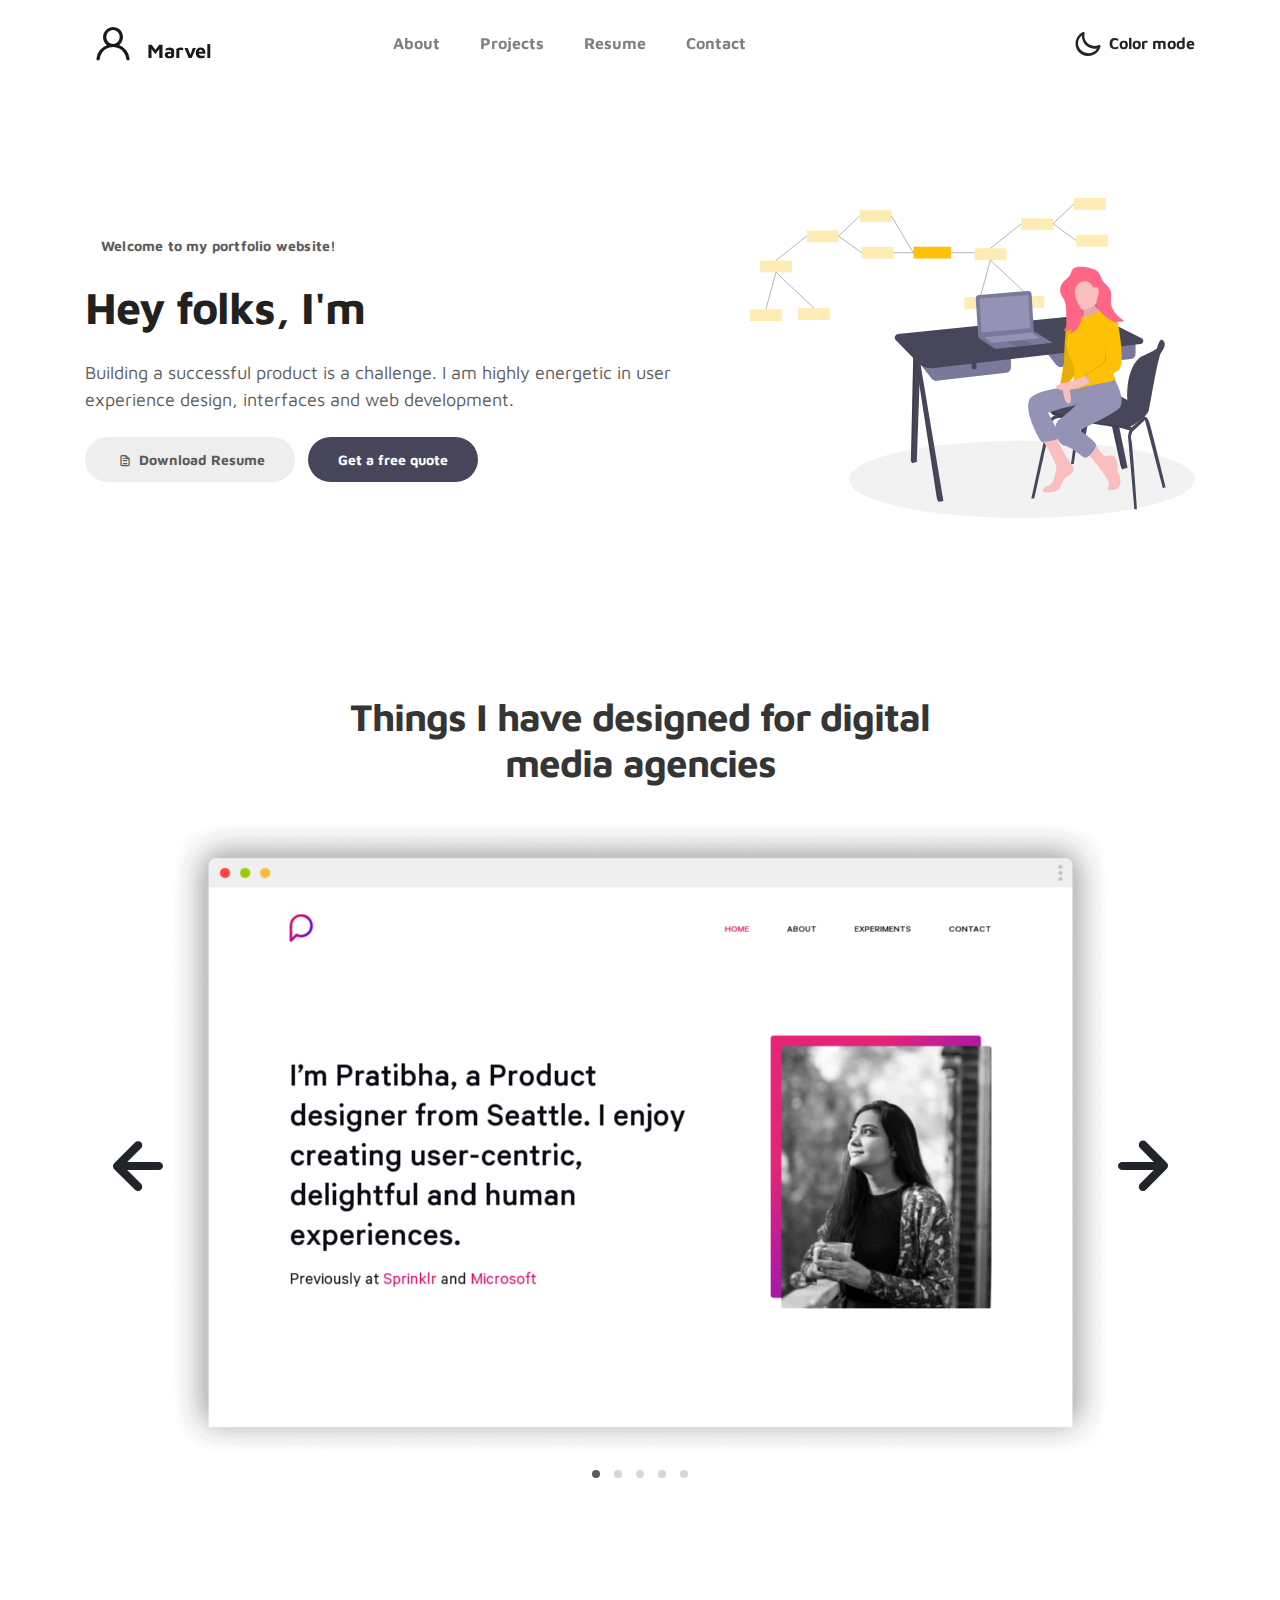
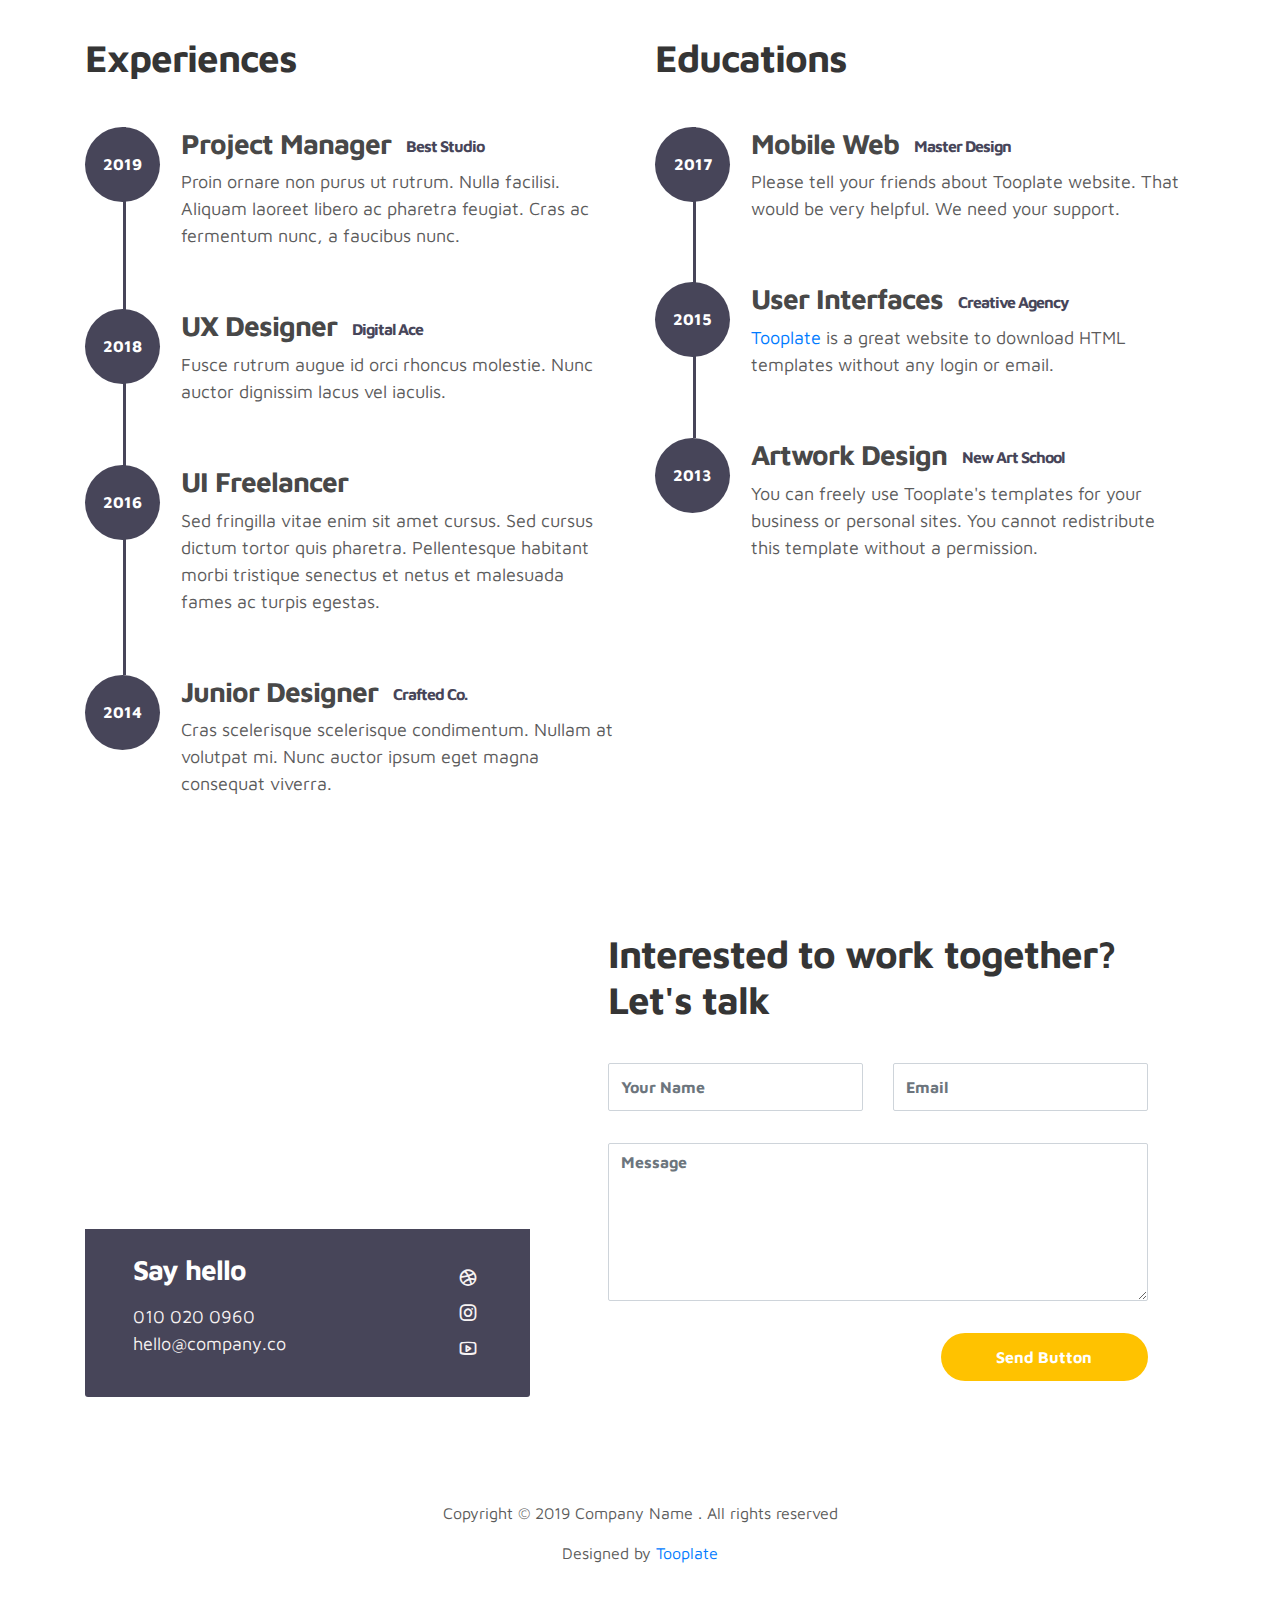
<file: index.html>
<!doctype html>
<html lang="en">
  <head>
    <meta charset="utf-8">
    <meta name="viewport" content="width=device-width, initial-scale=1, shrink-to-fit=no">
    <meta name="description" content="">
    <meta name="author" content="">

    <title>Marvel HTML Bootstrap 4 Template</title>

    <link rel="stylesheet" href="css/bootstrap.min.css">
    <link rel="stylesheet" href="css/unicons.css">
    <link rel="stylesheet" href="css/owl.carousel.min.css">
    <link rel="stylesheet" href="css/owl.theme.default.min.css">

    <!-- MAIN STYLE -->
    <link rel="stylesheet" href="css/tooplate-style.css">
    
<!--

Tooplate 2115 Marvel

https://www.tooplate.com/view/2115-marvel

-->
  </head>
  <body>

    <!-- MENU -->
    <nav class="navbar navbar-expand-sm navbar-light">
        <div class="container">
            <a class="navbar-brand" href="index.html"><i class='uil uil-user'></i> Marvel</a>

            <button class="navbar-toggler" type="button" data-toggle="collapse" data-target="#navbarNav" aria-controls="navbarNav" aria-expanded="false"
                aria-label="Toggle navigation">
                <span class="navbar-toggler-icon"></span>
                <span class="navbar-toggler-icon"></span>
                <span class="navbar-toggler-icon"></span>
            </button>

            <div class="collapse navbar-collapse" id="navbarNav">
                <ul class="navbar-nav mx-auto">
                    <li class="nav-item">
                        <a href="#about" class="nav-link"><span data-hover="About">About</span></a>
                    </li>
                    <li class="nav-item">
                        <a href="#project" class="nav-link"><span data-hover="Projects">Projects</span></a>
                    </li>
                    <li class="nav-item">
                        <a href="#resume" class="nav-link"><span data-hover="Resume">Resume</span></a>
                    </li>
                    <li class="nav-item">
                        <a href="#contact" class="nav-link"><span data-hover="Contact">Contact</span></a>
                    </li>
                </ul>

                <ul class="navbar-nav ml-lg-auto">
                    <div class="ml-lg-4">
                      <div class="color-mode d-lg-flex justify-content-center align-items-center">
                        <i class="color-mode-icon"></i>
                        Color mode
                      </div>
                    </div>
                </ul>
            </div>
        </div>
    </nav>

    <!-- ABOUT -->
    <section class="about full-screen d-lg-flex justify-content-center align-items-center" id="about">
        <div class="container">
            <div class="row">
                
                <div class="col-lg-7 col-md-12 col-12 d-flex align-items-center">
                    <div class="about-text">
                        <small class="small-text">Welcome to <span class="mobile-block">my portfolio website!</span></small>
                        <h1 class="animated animated-text">
                            <span class="mr-2">Hey folks, I'm</span>
                                <div class="animated-info">
                                    <span class="animated-item">Marvel Sann</span>
                                    <span class="animated-item">Web Designer</span>
                                    <span class="animated-item">UI Specialist</span>
                                </div>
                        </h1>

                        <p>Building a successful product is a challenge. I am highly energetic in user experience design, interfaces and web development.</p>
                        
                        <div class="custom-btn-group mt-4">
                          <a href="#" class="btn mr-lg-2 custom-btn"><i class='uil uil-file-alt'></i> Download Resume</a>
                          <a href="#contact" class="btn custom-btn custom-btn-bg custom-btn-link">Get a free quote</a>
                        </div>
                    </div>
                </div>

                <div class="col-lg-5 col-md-12 col-12">
                    <div class="about-image svg">
                        <img src="images/undraw/undraw_software_engineer_lvl5.svg" class="img-fluid" alt="svg image">
                    </div>
                </div>

            </div>
        </div>
    </section>

    <!-- PROJECTS -->
    <section class="project py-5" id="project">
        <div class="container">
                
                <div class="row">
                  <div class="col-lg-11 text-center mx-auto col-12">

                      <div class="col-lg-8 mx-auto">
                        <h2>Things I have designed for digital media agencies</h2>
                      </div>

                      <div class="owl-carousel owl-theme">
                        <div class="item">
                          <div class="project-info">
                            <img src="images/project/project-image01.png" class="img-fluid" alt="project image">
                          </div>
                        </div>

                        <div class="item">
                          <div class="project-info">
                            <img src="images/project/project-image02.png" class="img-fluid" alt="project image">
                          </div>
                        </div>

                        <div class="item">
                          <div class="project-info">
                            <img src="images/project/project-image03.png" class="img-fluid" alt="project image">
                          </div>
                        </div>

                        <div class="item">
                          <div class="project-info">
                            <img src="images/project/project-image04.png" class="img-fluid" alt="project image">
                          </div>
                        </div>

                        <div class="item">
                          <div class="project-info">
                            <img src="images/project/project-image05.png" class="img-fluid" alt="project image">
                          </div>
                        </div>
                      </div>

                  </div>
                </div>
        </div>
    </section>

    <!-- FEATURES -->
    <section class="resume py-5 d-lg-flex justify-content-center align-items-center" id="resume">
        <div class="container">
            <div class="row">

                <div class="col-lg-6 col-12">
                  <h2 class="mb-4">Experiences</h2>

                    <div class="timeline">
                        <div class="timeline-wrapper">
                             <div class="timeline-yr">
                                  <span>2019</span>
                             </div>
                             <div class="timeline-info">
                                  <h3><span>Project Manager</span><small>Best Studio</small></h3>
                                  <p>Proin ornare non purus ut rutrum. Nulla facilisi. Aliquam laoreet libero ac pharetra feugiat. Cras ac fermentum nunc, a faucibus nunc.</p>
                             </div>
                        </div>

                        <div class="timeline-wrapper">
                            <div class="timeline-yr">
                                <span>2018</span>
                            </div>
                            <div class="timeline-info">
                                <h3><span>UX Designer</span><small>Digital Ace</small></h3>
                                <p>Fusce rutrum augue id orci rhoncus molestie. Nunc auctor dignissim lacus vel iaculis.</p>
                            </div>
                        </div>

                        <div class="timeline-wrapper">
                            <div class="timeline-yr">
                                <span>2016</span>
                            </div>
                            <div class="timeline-info">
                                <h3><span>UI Freelancer</h3>
                                <p>Sed fringilla vitae enim sit amet cursus. Sed cursus dictum tortor quis pharetra. Pellentesque habitant morbi tristique senectus et netus et malesuada fames ac turpis egestas.</p>
                            </div>
                        </div>
                        
                        <div class="timeline-wrapper">
                            <div class="timeline-yr">
                                <span>2014</span>
                            </div>
                            <div class="timeline-info">
                                <h3><span>Junior Designer<small>Crafted Co.</small></h3>
                                <p>Cras scelerisque scelerisque condimentum. Nullam at volutpat mi. Nunc auctor ipsum eget magna consequat viverra.</p>
                            </div>
                        </div>

                    </div>
                </div>

                <div class="col-lg-6 col-12">
                  <h2 class="mb-4 mobile-mt-2">Educations</h2>

                    <div class="timeline">
                        <div class="timeline-wrapper">
                             <div class="timeline-yr">
                                  <span>2017</span>
                             </div>
                             <div class="timeline-info">
                                  <h3><span>Mobile Web</span><small>Master Design</small></h3>
                                  <p>Please tell your friends about Tooplate website. That would be very helpful. We need your support.</p>
                             </div>
                        </div>

                        <div class="timeline-wrapper">
                            <div class="timeline-yr">
                                <span>2015</span>
                            </div>
                            <div class="timeline-info">
                                <h3><span>User Interfaces</span><small>Creative Agency</small></h3>
                                <p><a rel="nofollow" href="https://www.facebook.com/tooplate">Tooplate</a> is a great website to download HTML templates without any login or email.</p>
                            </div>
                        </div>
                        
                        <div class="timeline-wrapper">
                            <div class="timeline-yr">
                                <span>2013</span>
                            </div>
                            <div class="timeline-info">
                                <h3><span>Artwork Design</span><small>New Art School</small></h3>
                                <p>You can freely use Tooplate's templates for your business or personal sites. You cannot redistribute this template without a permission.</p>
                            </div>
                        </div>

                    </div>
                </div>
                
            </div>
        </div>
    </section>

    <!-- CONTACT -->
    <section class="contact py-5" id="contact">
      <div class="container">
        <div class="row">
          
          <div class="col-lg-5 mr-lg-5 col-12">
            <div class="google-map w-100">
              <iframe src="https://www.google.com/maps/embed?pb=!1m18!1m12!1m3!1d12088.558402180099!2d-73.99373482142036!3d40.75895421922642!2m3!1f0!2f0!3f0!3m2!1i1024!2i768!4f13.1!3m3!1m2!1s0x89c25855b8fb3083%3A0xa0f9aef176042a5c!2sTheater+District%2C+New+York%2C+NY%2C+USA!5e0!3m2!1sen!2smm!4v1549875377188" width="400" height="300" frameborder="0" style="border:0" allowfullscreen></iframe>
            </div>

            <div class="contact-info d-flex justify-content-between align-items-center py-4 px-lg-5">
                <div class="contact-info-item">
                  <h3 class="mb-3 text-white">Say hello</h3>
                  <p class="footer-text mb-0">010 020 0960</p>
                  <p><a href="mailto:hello@company.co">hello@company.co</a></p>
                </div>

                <ul class="social-links">
                     <li><a href="#" class="uil uil-dribbble" data-toggle="tooltip" data-placement="left" title="Dribbble"></a></li>
                     <li><a href="#" class="uil uil-instagram" data-toggle="tooltip" data-placement="left" title="Instagram"></a></li>
                     <li><a href="#" class="uil uil-youtube" data-toggle="tooltip" data-placement="left" title="Youtube"></a></li>
                </ul>
            </div>
          </div>

          <div class="col-lg-6 col-12">
            <div class="contact-form">
              <h2 class="mb-4">Interested to work together? Let's talk</h2>

              <form action="" method="get">
                <div class="row">
                  <div class="col-lg-6 col-12">
                    <input type="text" class="form-control" name="name" placeholder="Your Name" id="name">
                  </div>

                  <div class="col-lg-6 col-12">
                    <input type="email" class="form-control" name="email" placeholder="Email" id="email">
                  </div>

                  <div class="col-12">
                    <textarea name="message" rows="6" class="form-control" id="message" placeholder="Message"></textarea>
                  </div>

                  <div class="ml-lg-auto col-lg-5 col-12">
                    <input type="submit" class="form-control submit-btn" value="Send Button">
                  </div>
                </div>
              </form>
            </div>
          </div>

        </div>
      </div>
    </section>

    <!-- FOOTER -->
     <footer class="footer py-5">
          <div class="container">
               <div class="row">

                    <div class="col-lg-12 col-12">                                
                        <p class="copyright-text text-center">Copyright &copy; 2019 Company Name . All rights reserved</p>
                        <p class="copyright-text text-center">Designed by <a rel="nofollow" href="https://www.facebook.com/tooplate">Tooplate</a></p>
                    </div>
                    
               </div>
          </div>
     </footer>

    <script src="js/jquery-3.3.1.min.js"></script>
    <script src="js/popper.min.js"></script>
    <script src="js/bootstrap.min.js"></script>
    <script src="js/Headroom.js"></script>
    <script src="js/jQuery.headroom.js"></script>
    <script src="js/owl.carousel.min.js"></script>
    <script src="js/smoothscroll.js"></script>
    <script src="js/custom.js"></script>

  </body>
</html>
</file>
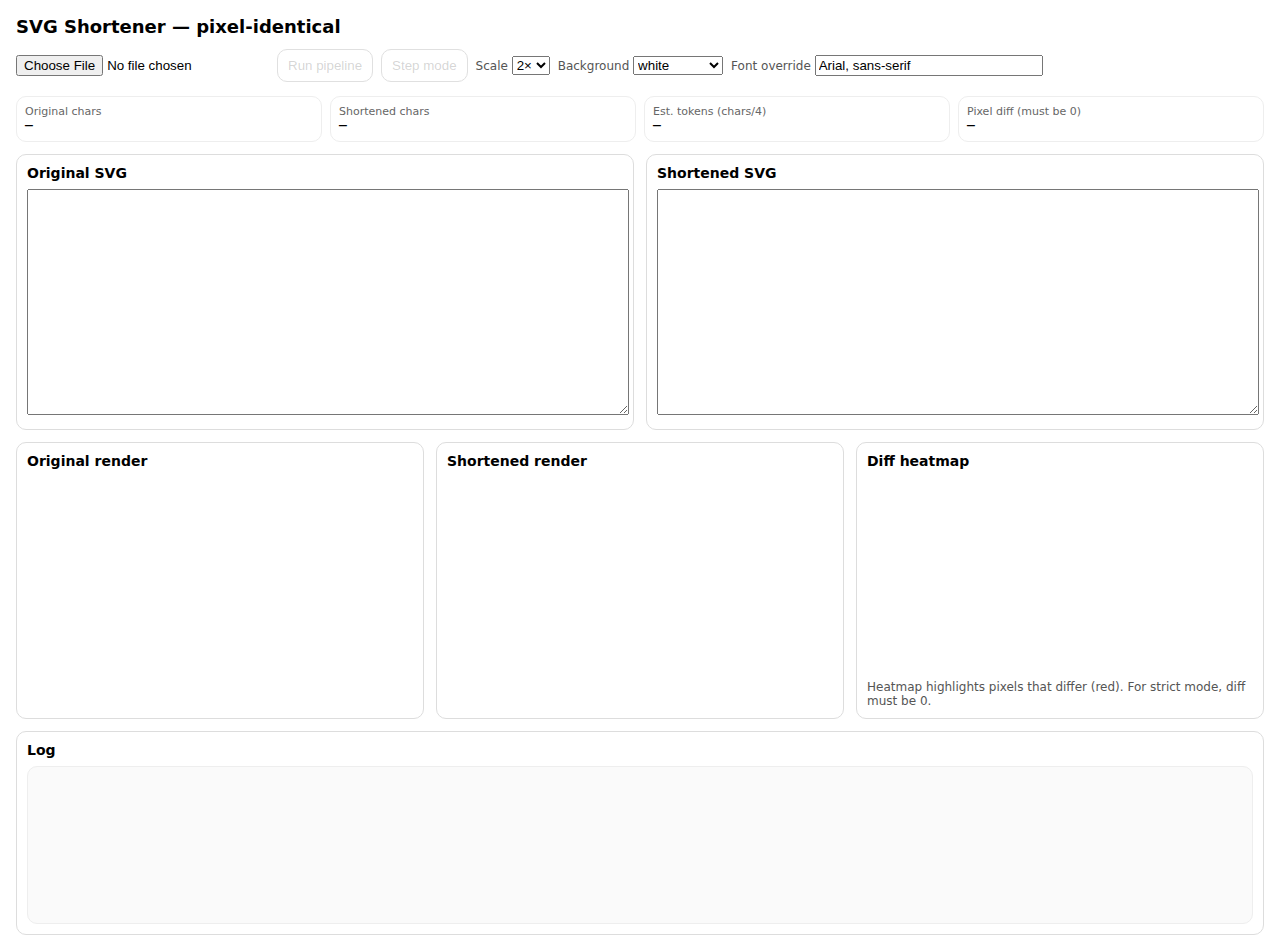
<file: lossy-compression/index.html>
<!doctype html>
<html lang="en">
<head>
  <meta charset="utf-8" />
  <meta name="viewport" content="width=device-width, initial-scale=1" />
  <title>SVG Shortener </title>
  <style>
    body { font-family: system-ui, -apple-system, Segoe UI, Roboto, Helvetica, Arial, sans-serif; margin: 16px; }
    h1 { font-size: 18px; margin: 0 0 12px; }
    .grid { display: grid; grid-template-columns: 1fr 1fr; gap: 12px; }
    .panel { border: 1px solid #ddd; border-radius: 10px; padding: 10px; }
    .panel h2 { font-size: 14px; margin: 0 0 8px; }
    textarea { width: 100%; height: 220px; font-family: ui-monospace, SFMono-Regular, Menlo, Monaco, Consolas, "Liberation Mono", "Courier New", monospace; font-size: 12px; }
    .controls { display: flex; flex-wrap: wrap; gap: 8px; align-items: center; margin: 10px 0 14px; }
    button { padding: 8px 10px; border: 1px solid #ccc; border-radius: 10px; background: #fff; cursor: pointer; }
    button:disabled { opacity: .6; cursor: not-allowed; }
    .kpi { display: grid; grid-template-columns: repeat(4, minmax(0, 1fr)); gap: 8px; margin-top: 8px; }
    .kpi .card { border: 1px solid #eee; border-radius: 10px; padding: 8px; }
    .kpi .label { font-size: 11px; color: #666; }
    .kpi .value { font-size: 13px; font-weight: 600; }
    .renderGrid { display: grid; grid-template-columns: 1fr 1fr 1fr; gap: 12px; }
    .renderBox { border: 1px solid #ddd; border-radius: 10px; padding: 10px; }
    canvas { width: 100%; height: auto; border-radius: 8px; background: #fff; }
    .small { font-size: 12px; color: #555; }
    .log { white-space: pre-wrap; font-family: ui-monospace, monospace; font-size: 12px; background: #fafafa; border: 1px solid #eee; padding: 8px; border-radius: 10px; height: 140px; overflow: auto; }
    .mono { font-family: ui-monospace, monospace; }
  </style>
</head>
<body>
  <h1>SVG Shortener — pixel-identical</h1>

  <div class="controls">
    <input id="file" type="file" accept=".svg,image/svg+xml" />
    <button id="run" disabled>Run pipeline</button>
    <button id="step" disabled>Step mode</button>
    <label class="small">Scale
      <select id="scale">
        <option value="1">1×</option>
        <option value="2" selected>2×</option>
        <option value="3">3×</option>
      </select>
    </label>
    <label class="small">Background
      <select id="bg">
        <option value="transparent">transparent</option>
        <option value="white" selected>white</option>
      </select>
    </label>
    <label class="small">Font override
      <input id="font" type="text" value="Arial, sans-serif" style="width:220px" />
    </label>
  </div>

  <div class="kpi">
    <div class="card"><div class="label">Original chars</div><div class="value mono" id="origChars">—</div></div>
    <div class="card"><div class="label">Shortened chars</div><div class="value mono" id="newChars">—</div></div>
    <div class="card"><div class="label">Est. tokens (chars/4)</div><div class="value mono" id="tok">—</div></div>
    <div class="card"><div class="label">Pixel diff (must be 0)</div><div class="value mono" id="diff">—</div></div>
  </div>

  <div class="grid" style="margin-top:12px;">
    <div class="panel">
      <h2>Original SVG</h2>
      <textarea id="orig" spellcheck="false"></textarea>
    </div>
    <div class="panel">
      <h2>Shortened SVG</h2>
      <textarea id="out" spellcheck="false"></textarea>
    </div>
  </div>

  <div class="renderGrid" style="margin-top:12px;">
    <div class="renderBox">
      <h2 style="font-size:14px;margin:0 0 8px;">Original render</h2>
      <canvas id="c0"></canvas>
    </div>
    <div class="renderBox">
      <h2 style="font-size:14px;margin:0 0 8px;">Shortened render</h2>
      <canvas id="c1"></canvas>
    </div>
    <div class="renderBox">
      <h2 style="font-size:14px;margin:0 0 8px;">Diff heatmap</h2>
      <canvas id="cd"></canvas>
      <div class="small" style="margin-top:6px;">Heatmap highlights pixels that differ (red). For strict mode, diff must be 0.</div>
    </div>
  </div>

  <div style="margin-top:12px;" class="panel">
    <h2>Log</h2>
    <div id="log" class="log"></div>
  </div>

<script>
const $ = (id) => document.getElementById(id);

const fileInput = $('file');
const runBtn = $('run');
const stepBtn = $('step');
const origTA = $('orig');
const outTA = $('out');
const logEl = $('log');

const origCharsEl = $('origChars');
const newCharsEl  = $('newChars');
const tokEl       = $('tok');
const diffEl      = $('diff');

function log(msg) {
  logEl.textContent += msg + "\n";
  logEl.scrollTop = logEl.scrollHeight;
}
function clearLog(){ logEl.textContent = ""; }

function estTokens(s) { return Math.ceil((s || "").length / 4); }

function parseSVG(svgText) {
  const p = new DOMParser();
  const doc = p.parseFromString(svgText, "image/svg+xml");
  const parseError = doc.querySelector("parsererror");
  if (parseError) throw new Error("SVG parse error: " + parseError.textContent.slice(0, 200));
  const svg = doc.documentElement;
  if (!svg || svg.tagName.toLowerCase() !== "svg") throw new Error("Not an SVG root.");
  return { doc, svg };
}

function serializeSVG(svgEl) {
  // Ensure xmlns present
  if (!svgEl.getAttribute("xmlns")) svgEl.setAttribute("xmlns", "http://www.w3.org/2000/svg");
  const s = new XMLSerializer().serializeToString(svgEl);
  // Light minify: collapse inter-tag whitespace
  return s.replace(/>\s+</g, "><").trim();
}

function getRefs(svgEl) {
  const refs = new Set();
  const walker = document.createTreeWalker(svgEl, NodeFilter.SHOW_ELEMENT);
  let n = walker.currentNode;
  while(n) {
    for (const attr of n.attributes || []) {
      const v = attr.value;
      // url(#id)
      const m1 = v.match(/url\(#([^)]+)\)/);
      if (m1) refs.add(m1[1]);
      // href="#id" or xlink:href
      const m2 = v.match(/^#(.+)$/);
      if ((attr.name === "href" || attr.name.endsWith(":href")) && m2) refs.add(m2[1]);
    }
    n = walker.nextNode();
  }
  return refs;
}

function removeMetadata(svgEl) {
  svgEl.querySelectorAll("metadata, desc, title").forEach(e => e.remove());
}

function removeComments(svgEl) {
  const walker = document.createTreeWalker(svgEl, NodeFilter.SHOW_COMMENT);
  const toRemove = [];
  let n = walker.nextNode();
  while(n) { toRemove.push(n); n = walker.nextNode(); }
  toRemove.forEach(c => c.remove());
}

function isNonRendering(el) {
  const tag = el.tagName.toLowerCase();
  if (tag === "defs") return false;
  const disp = el.getAttribute("display");
  if (disp && disp.toLowerCase() === "none") return true;
  const op = el.getAttribute("opacity");
  if (op !== null && Number(op) === 0) return true;
  // shapes with no fill and no stroke
  const fill = el.getAttribute("fill") ?? (el.getAttribute("style")?.match(/fill\s*:\s*([^;]+)/)?.[1] ?? null);
  const stroke = el.getAttribute("stroke") ?? (el.getAttribute("style")?.match(/stroke\s*:\s*([^;]+)/)?.[1] ?? null);
  const hasGeom = ["path","rect","circle","ellipse","line","polyline","polygon","text"].includes(tag);
  if (hasGeom) {
    const fillNone = (fill && fill.trim() === "none");
    const strokeNone = (stroke && stroke.trim() === "none");
    if ((fill === null || fillNone) && (stroke === null || strokeNone)) return true;
  }
  return false;
}

function pruneNonRendering(svgEl) {
  // remove elements bottom-up
  const all = Array.from(svgEl.querySelectorAll("*")).reverse();
  for (const el of all) {
    if (isNonRendering(el)) el.remove();
  }
  // remove empty groups
  svgEl.querySelectorAll("g").forEach(g => { if (g.children.length === 0 && !g.textContent.trim()) g.remove(); });
}

function pruneUnusedIdsAndDefs(svgEl) {
  const refs = getRefs(svgEl);

  // Prune defs children not referenced by id
  svgEl.querySelectorAll("defs").forEach(defs => {
    Array.from(defs.children).forEach(ch => {
      const id = ch.getAttribute("id");
      if (id && !refs.has(id)) ch.remove();
    });
    if (defs.children.length === 0) defs.remove();
  });

  // Remove ids that are not referenced
  svgEl.querySelectorAll("[id]").forEach(el => {
    const id = el.getAttribute("id");
    if (id && !refs.has(id)) el.removeAttribute("id");
  });
}

function shortenReferencedIds(svgEl) {
  const refs = getRefs(svgEl);
  const ids = Array.from(refs);
  const map = new Map();
  const alphabet = "abcdefghijklmnopqrstuvwxyzABCDEFGHIJKLMNOPQRSTUVWXYZ";
  let idx = 0;
  function nextId() {
    let n = idx++;
    let s = "";
    do { s = alphabet[n % alphabet.length] + s; n = Math.floor(n / alphabet.length) - 1; } while (n >= 0);
    return s;
  }
  for (const oldId of ids) map.set(oldId, nextId());

  // Update id attributes
  svgEl.querySelectorAll("[id]").forEach(el => {
    const id = el.getAttribute("id");
    if (id && map.has(id)) el.setAttribute("id", map.get(id));
  });

  // Update references
  const walker = document.createTreeWalker(svgEl, NodeFilter.SHOW_ELEMENT);
  let n = walker.currentNode;
  while (n) {
    for (const attr of n.attributes || []) {
      let v = attr.value;
      // url(#id)
      v = v.replace(/url\(#([^)]+)\)/g, (m, g1) => map.has(g1) ? `url(#${map.get(g1)})` : m);
      // href="#id"
      if (attr.name === "href" || attr.name.endsWith(":href")) {
        v = v.replace(/^#(.+)$/, (m, g1) => map.has(g1) ? `#${map.get(g1)}` : m);
      }
      if (v !== attr.value) n.setAttribute(attr.name, v);
    }
    n = walker.nextNode();
  }
}

function normalizeColors(svgEl) {
  const rgbToHex = (s) => {
    const m = s.match(/rgb\s*\(\s*(\d+)\s*,\s*(\d+)\s*,\s*(\d+)\s*\)/i);
    if (!m) return s;
    const r = Number(m[1]), g = Number(m[2]), b = Number(m[3]);
    const hx = (n)=>n.toString(16).padStart(2,'0');
    let hex = `#${hx(r)}${hx(g)}${hx(b)}`.toLowerCase();
    // shorten #rrggbb -> #rgb when possible
    if (hex[1]===hex[2] && hex[3]===hex[4] && hex[5]===hex[6]) hex = `#${hex[1]}${hex[3]}${hex[5]}`;
    return hex;
  };

  const walker = document.createTreeWalker(svgEl, NodeFilter.SHOW_ELEMENT);
  let n = walker.currentNode;
  while(n) {
    for (const a of Array.from(n.attributes || [])) {
      if (["fill","stroke","stop-color","color"].includes(a.name)) {
        const nv = rgbToHex(a.value);
        if (nv !== a.value) n.setAttribute(a.name, nv);
      }
      if (a.name === "style") {
        // replace rgb(...) inside style
        const nv = a.value.replace(/rgb\s*\(\s*\d+\s*,\s*\d+\s*,\s*\d+\s*\)/gi, (m)=>rgbToHex(m));
        if (nv !== a.value) n.setAttribute("style", nv);
      }
    }
    n = walker.nextNode();
  }
}

function parseStyle(styleText) {
  const m = new Map();
  if (!styleText) return m;
  styleText.split(";").forEach(part => {
    const [k,v] = part.split(":");
    if (!k || !v) return;
    const key = k.trim().toLowerCase();
    const val = v.trim();
    if (key) m.set(key, val);
  });
  return m;
}
function styleMapToText(m) {
  const parts = [];
  for (const [k,v] of m.entries()) parts.push(`${k}:${v}`);
  return parts.join(";");
}

const STYLE_KEYS = [
  "fill","fill-opacity","stroke","stroke-width","stroke-opacity","stroke-linecap","stroke-linejoin","stroke-dasharray","stroke-dashoffset",
  "opacity","font-family","font-size","font-weight","text-anchor","dominant-baseline","shape-rendering"
];

function getPresentationStyle(el) {
  const m = new Map();
  // from style=""
  const s = parseStyle(el.getAttribute("style") || "");
  for (const [k,v] of s.entries()) if (STYLE_KEYS.includes(k)) m.set(k, v);
  // from attributes
  for (const k of STYLE_KEYS) {
    if (el.hasAttribute(k)) m.set(k, el.getAttribute(k));
  }
  return m;
}

function applyClassFactorization(svgEl) {
  // Build signatures
  const elems = Array.from(svgEl.querySelectorAll("*")).filter(el => el.tagName && el.tagName.toLowerCase() !== "defs" && el.tagName.toLowerCase() !== "style");
  const sigToEls = new Map();

  for (const el of elems) {
    const m = getPresentationStyle(el);
    if (m.size === 0) continue;
    // signature string sorted keys
    const sig = Array.from(m.entries()).sort((a,b)=>a[0].localeCompare(b[0])).map(([k,v])=>`${k}=${v}`).join("|");
    if (!sigToEls.has(sig)) sigToEls.set(sig, []);
    sigToEls.get(sig).push(el);
  }

  // Create classes for signatures with enough repetition
  const MIN_REUSE = 5;
  const classRules = [];
  let classIdx = 1;

  for (const [sig, els] of sigToEls.entries()) {
    if (els.length < MIN_REUSE) continue;
    const cls = `c${classIdx++}`;
    // turn sig back into css
    const css = sig.split("|").map(kv => kv.replace("=", ":")).join(";");
    classRules.push(`.${cls}{${css}}`);
    for (const el of els) {
      // Remove style attrs covered by class
      const m = getPresentationStyle(el);
      for (const k of m.keys()) {
        el.removeAttribute(k);
      }
      el.removeAttribute("style"); // style already included in sig; safe to remove
      // Append class
      const prev = el.getAttribute("class");
      el.setAttribute("class", prev ? `${prev} ${cls}` : cls);
    }
  }

  if (classRules.length) {
    // Insert style as first child
    const styleEl = svgEl.ownerDocument.createElementNS("http://www.w3.org/2000/svg", "style");
    styleEl.textContent = classRules.join("");
    // Prepend
    svgEl.insertBefore(styleEl, svgEl.firstChild);
  }
}

function safeFlattenGroups(svgEl) {
  // Flatten <g> that has no visual-affecting attrs
  const SAFE_ATTRS = new Set(["id","class"]);
  const gs = Array.from(svgEl.querySelectorAll("g"));
  for (const g of gs) {
    const attrs = Array.from(g.attributes || []);
    const unsafe = attrs.some(a => !SAFE_ATTRS.has(a.name));
    if (unsafe) continue;
    // Move children to parent
    const parent = g.parentNode;
    if (!parent) continue;
    while (g.firstChild) parent.insertBefore(g.firstChild, g);
    g.remove();
  }
}

function injectFontOverride(svgEl, fontFamily) {
  if (!fontFamily) return;
  // Add style rule to enforce font-family on text (do not touch existing if user wants)
  const styleEl = svgEl.ownerDocument.createElementNS("http://www.w3.org/2000/svg", "style");
  styleEl.textContent = `text{font-family:${fontFamily};}`;
  svgEl.insertBefore(styleEl, svgEl.firstChild);
}

function minifyPathData(svgEl) {
  svgEl.querySelectorAll("path[d]").forEach(p => {
    let d = p.getAttribute("d");
    if (!d) return;
    d = d.replace(/,/g, " ");
    d = d.replace(/\s+/g, " ").trim();
    // shorten leading zeros in decimals: 0.5 -> .5, -0.5 -> -.5
    d = d.replace(/\b(-?)0\.(\d+)/g, "$1.$2");
    // remove trailing zeros in decimals: 1.2300 -> 1.23, 1.0 -> 1
    d = d.replace(/(-?\d+)\.(\d*?)0+\b/g, (m, a, b) => b ? `${a}.${b}` : a);
    // remove unnecessary spaces around command letters
    d = d.replace(/\s*([A-Za-z])\s*/g, "$1");
    // re-add spaces between numbers/commands minimally (keep as is; browsers parse compactly)
    p.setAttribute("d", d);
  });
}

function roundNumbersInAny(svgEl, decimals, mode) {
  // mode: 'geom' (all numeric attrs + style), 'path' (path d only)
  const reNum = /-?\d*\.?\d+(?:e[-+]?\d+)?/gi;
  const roundStr = (s) => {
    return s.replace(reNum, (m) => {
      // skip scientific notation to avoid weird rounding; keep as-is
      if (/e/i.test(m)) return m;
      const x = Number(m);
      if (!isFinite(x)) return m;
      const f = Math.pow(10, decimals);
      const y = Math.round(x * f) / f;
      // stringify compactly
      let out = String(y);
      // shorten leading zero
      out = out.replace(/^(-?)0\.(\d+)/, '$1.$2');
      return out;
    });
  };

  if (mode === "path") {
    svgEl.querySelectorAll("path[d]").forEach(p => p.setAttribute("d", roundStr(p.getAttribute("d"))));
    return;
  }

  // geometry attrs + style + path
  const walker = document.createTreeWalker(svgEl, NodeFilter.SHOW_ELEMENT);
  let n = walker.currentNode;
  while(n) {
    for (const a of Array.from(n.attributes || [])) {
      if (a.name === "d" && n.tagName.toLowerCase() === "path") {
        n.setAttribute("d", roundStr(a.value));
      } else if (a.name === "style") {
        n.setAttribute("style", roundStr(a.value));
      } else {
        // attributes that are likely numeric
        if (/[0-9]/.test(a.value)) {
          n.setAttribute(a.name, roundStr(a.value));
        }
      }
    }
    n = walker.nextNode();
  }
}

function minifyAttributes(svgEl) {
  // remove explicit opacity=1 (often redundant) but verify later anyway
  svgEl.querySelectorAll("[opacity='1'],[opacity='1.0']").forEach(el => el.removeAttribute("opacity"));
  // remove style="opacity: 1;" patterns
  svgEl.querySelectorAll("[style]").forEach(el => {
    const sm = parseStyle(el.getAttribute("style"));
    if (sm.get("opacity") === "1" || sm.get("opacity") === "1.0") sm.delete("opacity");
    const st = styleMapToText(sm);
    if (!st) el.removeAttribute("style");
    else el.setAttribute("style", st);
  });
}

function getRenderSize(svgText) {
  // Determine a stable raster size: prefer viewBox
  try {
    const { svg } = parseSVG(svgText);
    const vb = svg.getAttribute("viewBox");
    const wAttr = svg.getAttribute("width");
    const hAttr = svg.getAttribute("height");
    if (vb) {
      const parts = vb.trim().split(/[ ,]+/).map(Number);
      if (parts.length === 4 && parts.every(n => isFinite(n))) {
        return { w: Math.max(1, Math.round(parts[2])), h: Math.max(1, Math.round(parts[3])) };
      }
    }
    if (wAttr && hAttr) {
      const w = Math.round(parseFloat(wAttr));
      const h = Math.round(parseFloat(hAttr));
      if (isFinite(w) && isFinite(h)) return { w: Math.max(1,w), h: Math.max(1,h) };
    }
  } catch {}
  // fallback
  return { w: 800, h: 600 };
}

async function renderToCanvas(svgText, canvas, scale, bg) {
  const { w, h } = getRenderSize(svgText);
  const cw = Math.max(1, Math.round(w * scale));
  const ch = Math.max(1, Math.round(h * scale));

  canvas.width = cw;
  canvas.height = ch;

  const ctx = canvas.getContext("2d");
  ctx.setTransform(1,0,0,1,0,0);
  ctx.clearRect(0,0,cw,ch);

  if (bg === "white") {
    ctx.fillStyle = "#fff";
    ctx.fillRect(0,0,cw,ch);
  }

  const blob = new Blob([svgText], {type: "image/svg+xml"});
  const url = URL.createObjectURL(blob);

  const img = new Image();
  img.decoding = "async";

  await new Promise((resolve, reject) => {
    img.onload = () => resolve();
    img.onerror = () => reject(new Error("Failed to load SVG into Image()"));
    img.src = url;
  });

  ctx.drawImage(img, 0, 0, cw, ch);
  URL.revokeObjectURL(url);

  return ctx.getImageData(0,0,cw,ch);
}

function diffImageData(a, b, diffCanvas) {
  if (a.width !== b.width || a.height !== b.height) throw new Error("ImageData size mismatch");
  const w = a.width, h = a.height;
  const da = a.data, db = b.data;

  const out = diffCanvas.getContext("2d").createImageData(w, h);
  let diffPixels = 0;
  let maxChannelDiff = 0;

  for (let i=0;i<da.length;i+=4) {
    const dr = Math.abs(da[i]-db[i]);
    const dg = Math.abs(da[i+1]-db[i+1]);
    const dbb= Math.abs(da[i+2]-db[i+2]);
    const daA= Math.abs(da[i+3]-db[i+3]);
    const m = Math.max(dr,dg,dbb,daA);
    if (m !== 0) {
      diffPixels++;
      if (m > maxChannelDiff) maxChannelDiff = m;
      // mark red
      out.data[i] = 255;
      out.data[i+1] = 0;
      out.data[i+2] = 0;
      out.data[i+3] = 255;
    } else {
      out.data[i] = 0;
      out.data[i+1] = 0;
      out.data[i+2] = 0;
      out.data[i+3] = 0;
    }
  }

  diffCanvas.width = w;
  diffCanvas.height = h;
  diffCanvas.getContext("2d").putImageData(out, 0, 0);

  return { diffPixels, maxChannelDiff };
}

async function verifyPixelIdentical(svg0, svg1) {
  const scale = Number($('scale').value);
  const bg = $('bg').value;

  const c0 = $('c0');
  const c1 = $('c1');
  const cd = $('cd');

  const i0 = await renderToCanvas(svg0, c0, scale, bg);
  const i1 = await renderToCanvas(svg1, c1, scale, bg);
  const d = diffImageData(i0, i1, cd);
  return d;
}

function updateKPIs(orig, out, diff) {
  origCharsEl.textContent = orig.length.toLocaleString();
  newCharsEl.textContent  = out.length.toLocaleString();
  const t0 = estTokens(orig), t1 = estTokens(out);
  tokEl.textContent = `${t0.toLocaleString()} → ${t1.toLocaleString()} (${Math.round((1 - t1/t0)*100)}%)`;
  diffEl.textContent = diff ? `${diff.diffPixels.toLocaleString()} px (maxΔ ${diff.maxChannelDiff})` : "—";
}

function stage_SafeCleanup(svgText) {
  const { svg } = parseSVG(svgText);
  removeComments(svg);
  removeMetadata(svg);
  pruneNonRendering(svg);
  pruneUnusedIdsAndDefs(svg);
  minifyAttributes(svg);
  normalizeColors(svg);
  shortenReferencedIds(svg);
  injectFontOverride(svg, $('font').value);
  return serializeSVG(svg);
}

function stage_StyleAndGroups(svgText) {
  const { svg } = parseSVG(svgText);
  safeFlattenGroups(svg);
  applyClassFactorization(svg);
  normalizeColors(svg);
  minifyAttributes(svg);
  return serializeSVG(svg);
}

function stage_PathMinify(svgText) {
  const { svg } = parseSVG(svgText);
  minifyPathData(svg);
  return serializeSVG(svg);
}

function tryPrecisionSearch(svgTextBest, svgTextOrig, mode) {
  // mode: 'geom' or 'path' (only path numbers)
  // test decimals from 6 down to 0
  const decimalsList = [6,4,3,2,1,0];
  return { decimalsList, mode };
}

async function runPrecisionSearch(svgBest, svgOrig, mode) {
  const decimalsList = [6,4,3,2,1,0];
  let best = svgBest;
  for (const d of decimalsList) {
    const { svg } = parseSVG(best);
    roundNumbersInAny(svg, d, mode === "path" ? "path" : "geom");
    const cand = serializeSVG(svg);
    // Only consider if actually smaller
    if (cand.length >= best.length) continue;

    const diff = await verifyPixelIdentical(svgOrig, cand);
    if (diff.diffPixels === 0) {
      log(`✓ Precision ${mode} decimals=${d} accepted (${best.length.toLocaleString()} → ${cand.length.toLocaleString()})`);
      best = cand;
    } else {
      log(`✗ Precision ${mode} decimals=${d} rejected (diffPixels=${diff.diffPixels})`);
    }
  }
  return best;
}

async function runPipeline(svg0) {
  clearLog();
  log("Starting pipeline…");
  const start = performance.now();

  let best = svg0;
  let diff = await verifyPixelIdentical(svg0, svg0);
  updateKPIs(svg0, best, diff);

  // Stage A
  const a = stage_SafeCleanup(best);
  log(`Stage A produced ${a.length.toLocaleString()} chars`);
  diff = await verifyPixelIdentical(svg0, a);
  if (diff.diffPixels === 0 && a.length < best.length) {
    best = a; log("✓ Stage A accepted");
  } else {
    log("✗ Stage A rejected or not smaller");
  }

  // Stage B/C
  const b = stage_StyleAndGroups(best);
  log(`Stage B/C produced ${b.length.toLocaleString()} chars`);
  diff = await verifyPixelIdentical(svg0, b);
  if (diff.diffPixels === 0 && b.length < best.length) {
    best = b; log("✓ Stage B/C accepted");
  } else {
    log("✗ Stage B/C rejected or not smaller");
  }

  // Stage E-lite (path minify)
  const p = stage_PathMinify(best);
  log(`Stage PathMinify produced ${p.length.toLocaleString()} chars`);
  diff = await verifyPixelIdentical(svg0, p);
  if (diff.diffPixels === 0 && p.length < best.length) {
    best = p; log("✓ Path minify accepted");
  } else {
    log("✗ Path minify rejected or not smaller");
  }

  // Precision search: geometry first, then path-only (often safer)
  best = await runPrecisionSearch(best, svg0, "geom");
  best = await runPrecisionSearch(best, svg0, "path");

  // Final verify + KPIs
  diff = await verifyPixelIdentical(svg0, best);
  updateKPIs(svg0, best, diff);

  const end = performance.now();
  log(`Done in ${Math.round(end - start)} ms`);
  return best;
}

// Step mode: run each stage and show accept/reject without full search
async function runStepMode(svg0) {
  clearLog();
  log("Step mode…");

  let cur = svg0;
  let diff = await verifyPixelIdentical(svg0, svg0);
  updateKPIs(svg0, cur, diff);

  const stages = [
    { name: "Stage A (Safe cleanup)", fn: stage_SafeCleanup },
    { name: "Stage B/C (Style + groups)", fn: stage_StyleAndGroups },
    { name: "Stage PathMinify", fn: stage_PathMinify }
  ];

  for (const st of stages) {
    const cand = st.fn(cur);
    log(`${st.name}: ${cand.length.toLocaleString()} chars`);
    diff = await verifyPixelIdentical(svg0, cand);
    if (diff.diffPixels === 0 && cand.length < cur.length) {
      cur = cand; log("  ✓ accepted");
    } else {
      log("  ✗ rejected or not smaller");
    }
    updateKPIs(svg0, cur, diff);
    outTA.value = cur;
  }

  log("Step mode finished. (No precision search in step mode.)");
  return cur;
}

fileInput.addEventListener('change', async () => {
  clearLog();
  const f = fileInput.files?.[0];
  if (!f) return;
  const text = await f.text();
  origTA.value = text;
  outTA.value = text;

  runBtn.disabled = false;
  stepBtn.disabled = false;

  const diff = await verifyPixelIdentical(text, text);
  updateKPIs(text, text, diff);
  log(`Loaded ${f.name} (${text.length.toLocaleString()} chars)`);
});

runBtn.addEventListener('click', async () => {
  runBtn.disabled = true; stepBtn.disabled = true;
  try {
    const svg0 = origTA.value;
    const out = await runPipeline(svg0);
    outTA.value = out;
  } catch (e) {
    log("ERROR: " + (e?.message || e));
  } finally {
    runBtn.disabled = false; stepBtn.disabled = false;
  }
});

stepBtn.addEventListener('click', async () => {
  runBtn.disabled = true; stepBtn.disabled = true;
  try {
    const svg0 = origTA.value;
    const out = await runStepMode(svg0);
    outTA.value = out;
  } catch (e) {
    log("ERROR: " + (e?.message || e));
  } finally {
    runBtn.disabled = false; stepBtn.disabled = false;
  }
});
</script>
</body>
</html>
</file>
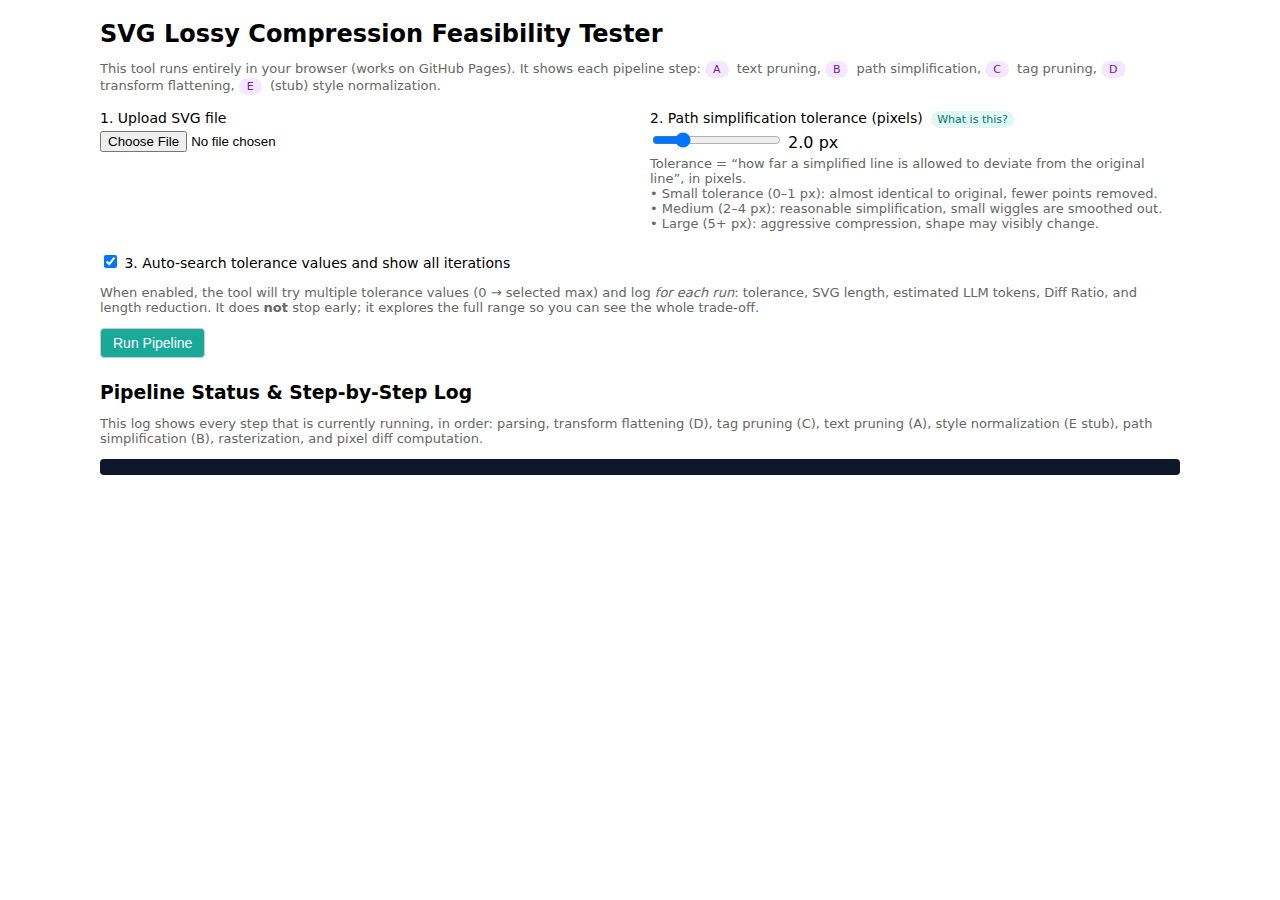
<file: lossy-compression/outdated_index.html>
<!DOCTYPE html>
<html>
<head>
  <meta charset="utf-8">
  <title>SVG Lossy Compression Feasibility Tester</title>
  <style>
    body {
      font-family: system-ui, -apple-system, BlinkMacSystemFont, "Segoe UI", sans-serif;
      padding: 20px;
      max-width: 1080px;
      margin: 0 auto;
    }
    h1, h2, h3 {
      margin: 0 0 8px;
    }
    section { margin-bottom: 24px; }
    img, canvas {
      border: 1px solid #ddd;
      margin: 10px 0;
      max-width: 420px;
      display: block;
      background: #fafafa;
    }
    .row {
      display: flex;
      gap: 20px;
      flex-wrap: wrap;
    }
    .col {
      flex: 1 1 320px;
    }
    label { font-size: 14px; }
    input[type="file"] { margin-top: 4px; }
    input[type="number"], input[type="range"], input[type="text"], input[type="password"] {
      margin-top: 4px;
    }
    button {
      padding: 6px 12px;
      border-radius: 4px;
      border: 1px solid #ccc;
      background: #18a999;
      color: white;
      cursor: pointer;
      font-size: 14px;
    }
    button:disabled {
      opacity: 0.5;
      cursor: not-allowed;
    }
    .muted {
      font-size: 13px;
      color: #666;
    }
    code {
      font-family: ui-monospace, SFMono-Regular, Menlo, Consolas, "Liberation Mono", monospace;
      font-size: 12px;
      background: #f5f5f5;
      padding: 2px 4px;
      border-radius: 3px;
    }
    pre {
      background: #0f172a;
      color: #e5e7eb;
      padding: 8px 10px;
      border-radius: 4px;
      font-size: 11px;
      max-height: 220px;
      overflow-y: auto;
      white-space: pre-wrap;
    }
    table {
      border-collapse: collapse;
      font-size: 12px;
      width: 100%;
      max-width: 100%;
    }
    th, td {
      border: 1px solid #ddd;
      padding: 4px 6px;
      text-align: left;
    }
    th {
      background: #f4f4f4;
    }
    .badge {
      display: inline-block;
      padding: 2px 6px;
      border-radius: 999px;
      font-size: 11px;
      background: #e0f7f4;
      color: #0f766e;
      margin-left: 4px;
    }
    .pill {
      display: inline-block;
      padding: 2px 8px;
      border-radius: 999px;
      font-size: 11px;
      background: #f3e8ff;
      color: #6b21a8;
      margin-right: 4px;
    }
    textarea {
      font-family: ui-monospace, SFMono-Regular, Menlo, Consolas, "Liberation Mono", monospace;
      font-size: 12px;
    }
  </style>
</head>
<body>

<h2>SVG Lossy Compression Feasibility Tester</h2>
<p class="muted">
  This tool runs entirely in your browser (works on GitHub Pages). It shows each pipeline step:
  <span class="pill">A</span> text pruning,
  <span class="pill">B</span> path simplification,
  <span class="pill">C</span> tag pruning,
  <span class="pill">D</span> transform flattening,
  <span class="pill">E</span> (stub) style normalization.
</p>

<section>
  <div class="row">
    <div class="col">
      <label>1. Upload SVG file</label><br>
      <input type="file" id="svgFile" accept=".svg" />
    </div>
    <div class="col">
      <label for="tolInput">
        2. Path simplification tolerance (pixels)
        <span class="badge">What is this?</span>
      </label><br>
      <input type="range" id="tolInput" min="0" max="10" step="0.5" value="2">
      <span id="tolValue">2.0</span> px
      <p class="muted" style="margin-top:4px;">
        Tolerance = “how far a simplified line is allowed to deviate from the original line”, in pixels.<br>
        • Small tolerance (0–1 px): almost identical to original, fewer points removed.<br>
        • Medium (2–4 px): reasonable simplification, small wiggles are smoothed out.<br>
        • Large (5+ px): aggressive compression, shape may visibly change.
      </p>
    </div>
  </div>

  <div style="margin-top:8px;">
    <label>
      <input type="checkbox" id="autoSearch" checked>
      3. Auto-search tolerance values and show all iterations
    </label>
    <p class="muted">
      When enabled, the tool will try multiple tolerance values (0 → selected max) and log
      <em>for each run</em>: tolerance, SVG length, estimated LLM tokens, Diff Ratio, and length reduction.
      It does <strong>not</strong> stop early; it explores the full range so you can see the whole trade-off.
    </p>
  </div>

  <button id="runBtn" onclick="runPipeline()">Run Pipeline</button>
</section>

<section>
  <h3>Pipeline Status & Step-by-Step Log</h3>
  <p class="muted">
    This log shows every step that is currently running, in order: parsing, transform flattening (D),
    tag pruning (C), text pruning (A), style normalization (E stub), path simplification (B),
    rasterization, and pixel diff computation.
  </p>
  <pre id="log"></pre>
</section>

<section id="summarySection" style="display:none;">
  <h3>SVG Length & Estimated Token Reduction</h3>
  <p class="muted">
    Token counts are rough estimates using <code>char_length / 4</code>. They are not exact tokenizer values,
    but they show how much the text shrinks relative to the original.
  </p>
  <table>
    <thead>
      <tr>
        <th>Metric</th>
        <th>Original (after A/C/D/E)</th>
        <th>Compressed (chosen tolerance)</th>
        <th>Reduction</th>
      </tr>
    </thead>
    <tbody>
      <tr>
        <td>Characters (SVG length)</td>
        <td id="origCharsCell">-</td>
        <td id="compCharsCell">-</td>
        <td id="charReductionCell">-</td>
      </tr>
      <tr>
        <td>Estimated GPT tokens (~chars / 4)</td>
        <td id="origTokensCell">-</td>
        <td id="compTokensCell">-</td>
        <td id="tokenReductionCell">-</td>
      </tr>
      <tr>
        <td>Chosen tolerance (px)</td>
        <td colspan="3" id="chosenToleranceCell">-</td>
      </tr>
      <tr>
        <td>Diff Ratio (original vs compressed)</td>
        <td colspan="3" id="chosenDiffCell">-</td>
      </tr>
    </tbody>
  </table>
</section>

<section id="autoSection" style="display:none;">
  <h3>Auto-search Iterations (Tolerance vs Diff & Length)</h3>
  <p class="muted">
    Each row is one run of the pipeline with a different path simplification tolerance.<br>
    You can see how Diff Ratio and SVG length change as tolerance increases.
  </p>
  <table id="iterTable">
    <thead>
      <tr>
        <th>#</th>
        <th>Tolerance (px)</th>
        <th>Chars</th>
        <th>Est. Tokens</th>
        <th>Diff Ratio</th>
        <th>Reduction (%)</th>
      </tr>
    </thead>
    <tbody id="iterTableBody"></tbody>
  </table>
</section>

<section id="results" style="display:none;">
  <div class="row">
    <div class="col">
      <h3>Original (after A/C/D/E)</h3>
      <p class="muted">
        This image is after “safe” preprocessing: transform flattening (D) and tag pruning (C).
        These should preserve appearance while cleaning structure.
      </p>
      <img id="origImg" alt="Original PNG">
    </div>
    <div class="col">
      <h3>Compressed (with chosen tolerance)</h3>
      <p class="muted">
        This image uses the chosen path simplification tolerance (B). Ideally it should be visually
        very close to the original while significantly reducing SVG length.
      </p>
      <img id="compImg" alt="Compressed PNG">
    </div>
  </div>

  <h3>Pixel Diff Heatmap</h3>
  <p class="muted">
    Red pixels mark where the compressed image differs from the original (after preprocessing).
    Diff Ratio is the fraction of pixels that differ above a threshold.
  </p>
  <canvas id="diffCanvas"></canvas>
  <p id="diffRatio"></p>

  <h3>Download Compressed SVG</h3>
  <a id="downloadLink" download="compressed.svg">Download compressed.svg</a>
</section>

<section id="claudeSection" style="display:none;">
  <h3>Next Step: Convert to D3.js via Gemini / OpenAI</h3>
  <p class="muted">
    When the chosen setting achieves <strong>≥10% length reduction</strong> and
    <strong>Diff Ratio ≤ 1%</strong>, it becomes a strong candidate to send to an LLM for
    <strong>SVG → D3.js</strong> conversion.
  </p>
  <p class="muted">
    ⚠ <strong>Local-only demo.</strong> Your API key is stored only in this page session and sent directly to
    the selected provider from your browser. Do <em>not</em> use any key you cannot safely expose
    during local experiments. Some providers may block browser calls via CORS; in that case you will
    need a tiny proxy backend.
  </p>

  <div class="row">
    <div class="col">
      <label for="llmProvider">Provider</label><br>
      <select id="llmProvider" style="width:100%;">
        <option value="gemini">Gemini</option>
        <option value="openai">OpenAI</option>
      </select>
      <p class="muted" style="margin-top:6px;">
        For Gemini, use a Google API key with Generative Language API enabled.<br>
        For OpenAI, use an API key with access to GPT-4.x / GPT-4.1 / GPT-4.1-mini, etc.
      </p>
    </div>
    <div class="col">
      <label for="geminiApiKey">LLM API key (Gemini or OpenAI)</label><br>
      <input id="geminiApiKey" type="password" style="width:100%;" placeholder="Enter your API key">
      <label for="geminiModel" style="margin-top:8px; display:block;">Model</label>
      <input id="geminiModel" type="text" style="width:100%;" value="gemini-1.5-flash" />
      <label for="geminiMaxTokens" style="margin-top:8px; display:block;">Max tokens</label>
      <input id="geminiMaxTokens" type="number" value="4096" style="width:120px;">
    </div>
  </div>

  <div style="margin-top:10px;">
    <button id="claudeBtn" disabled onclick="convertWithClaude()">
      Convert compressed SVG to D3.js via selected LLM
    </button>
  </div>
  <p class="muted" id="claudeStatus">
    This button is disabled until the compression pipeline finishes and a candidate is chosen.
  </p>

  <h3>D3 HTML output</h3>
  <textarea id="d3Output" rows="12" style="width:100%; box-sizing:border-box;">
LLM's D3.js HTML will appear here.
  </textarea>
</section>


<script>
// =====================================================
// Global config
// =====================================================

// Tag pruning mode:
const TAG_PRUNE_MODE = "RENDER";

// Diff threshold used for pixel-wise comparison
const PIXEL_DIFF_THRESHOLD = 32;

// "Good" candidate criteria for compression vs quality
const MAX_GOOD_DIFF = 0.01;       // 1% pixels differ
const MIN_GOOD_REDUCTION = 0.10;  // 10% length reduction

// Store the currently chosen compressed SVG for LLM conversion
let currentCompressedSvg = null;


// =====================================================
// Small logging helper
// =====================================================
function logMessage(msg) {
  const logEl = document.getElementById("log");
  const time = new Date().toISOString().split("T")[1].replace("Z", "");
  logEl.textContent += `[${time}] ${msg}\n`;
  logEl.scrollTop = logEl.scrollHeight;
}


// =====================================================
// Utility: Read uploaded file as text
// =====================================================
function readFile(file) {
  return new Promise((resolve, reject) => {
    const reader = new FileReader();
    reader.onload = e => resolve(e.target.result);
    reader.onerror = reject;
    reader.readAsText(file);
  });
}


// =====================================================
// A. Redundant / Duplicate Text Removal
// (currently conservative: keep all <text>)
// =====================================================
function removeDuplicateTexts(doc) {
  logMessage("A. Redundant / Duplicate Text Removal: currently conservative (keeping all <text>).");
}


// =====================================================
// Helper: extract all numeric values from a path "d"
// =====================================================
function extractNumbers(d) {
  return (d.match(/[-+]?\d*\.?\d+(?:e[-+]?\d+)?/gi) || []).map(Number);
}


// =====================================================
// B. Path Simplification (more aggressive)
//   - Allow most paths to be simplified (including filled shapes)
//   - Skip only very short paths
// =====================================================
function shouldSimplifyPath(pathEl) {
  const d = pathEl.getAttribute("d") || "";
  if (!d) return false;

  const nums = extractNumbers(d);
  // Require at least 8 numeric values (4 points) to be worth simplifying
  if (nums.length < 8) return false;

  return true;
}

// Convert path d => array of {x,y} by pairing numbers
function pathToPoints(d) {
  const nums = extractNumbers(d);
  const pts = [];
  for (let i = 0; i + 1 < nums.length; i += 2) {
    pts.push({ x: nums[i], y: nums[i + 1] });
  }
  return pts;
}

// Rebuild simplified path as "M x y L x y ..." polyline.
function pointsToPath(pts) {
  if (!pts.length) return "";
  let out = `M ${pts[0].x} ${pts[0].y}`;
  for (let i = 1; i < pts.length; i++) {
    out += ` L ${pts[i].x} ${pts[i].y}`;
  }
  return out;
}

// Douglas–Peucker distance
function perpendicularDistance(point, start, end) {
  const dx = end.x - start.x;
  const dy = end.y - start.y;
  if (dx === 0 && dy === 0) {
    return Math.hypot(point.x - start.x, point.y - start.y);
  }
  const t = ((point.x - start.x) * dx + (point.y - start.y) * dy) / (dx * dx + dy * dy);
  const tClamped = Math.max(0, Math.min(1, t));
  const projX = start.x + tClamped * dx;
  const projY = start.y + tClamped * dy;
  return Math.hypot(point.x - projX, point.y - projY);
}

// Recursive Douglas–Peucker
function douglasPeucker(points, epsilon) {
  if (points.length <= 2) return points;
  let maxDist = 0;
  let index = 0;
  const start = points[0];
  const end = points[points.length - 1];
  for (let i = 1; i < points.length - 1; i++) {
    const d = perpendicularDistance(points[i], start, end);
    if (d > maxDist) {
      index = i;
      maxDist = d;
    }
  }
  if (maxDist > epsilon) {
    const left = douglasPeucker(points.slice(0, index + 1), epsilon);
    const right = douglasPeucker(points.slice(index), epsilon);
    return left.slice(0, -1).concat(right);
  } else {
    return [start, end];
  }
}

// Simplify all eligible paths in the document
function simplifyAllPaths(doc, tolerancePx) {
  const paths = [...doc.querySelectorAll("path")];
  let simplifiedCount = 0;

  paths.forEach(pathEl => {
    if (!shouldSimplifyPath(pathEl)) return;
    const d = pathEl.getAttribute("d");
    const pts = pathToPoints(d);
    if (pts.length < 3) return;

    const simp = douglasPeucker(pts, tolerancePx);
    const newD = pointsToPath(simp);
    pathEl.setAttribute("d", newD);
    simplifiedCount++;
  });

  logMessage(`B. Path Simplification: simplified ${simplifiedCount} path(s) with tolerance = ${tolerancePx.toFixed(2)} px.`);
}


// =====================================================
// C. Tag Pruning
// =====================================================
function pruneDecorative(doc, mode) {
  let removed = 0;

  if (mode === "RENDER") {
    ["title", "desc", "metadata"].forEach(tag => {
      doc.querySelectorAll(tag).forEach(el => {
        el.remove();
        removed++;
      });
    });
  } else if (mode === "LLM") {
    doc.querySelectorAll("metadata").forEach(el => {
      el.remove();
      removed++;
    });
  }

  logMessage(`C. Tag Pruning (${mode} mode): removed ${removed} element(s).`);
}


// =====================================================
// D. Transform Flattening (group-level translate)
// =====================================================
function parseTranslate(transformStr) {
  if (!transformStr) return null;
  const match = /translate\(\s*([-\d.]+)(?:[ ,]([-\d.]+))?\s*\)/.exec(transformStr);
  if (!match) return null;
  const tx = parseFloat(match[1] || "0") || 0;
  const ty = parseFloat(match[2] || "0") || 0;
  return { tx, ty };
}

function flattenTransforms(doc) {
  logMessage("D. Transform Flattening: pushing translate() from groups into children.");
  let pass = 0;
  while (true) {
    const groups = [...doc.querySelectorAll("g[transform]")];
    if (!groups.length) break;
    pass++;

    groups.forEach(g => {
      const tr = parseTranslate(g.getAttribute("transform"));
      if (!tr) return;
      const prefix = `translate(${tr.tx},${tr.ty})`;

      [...g.children].forEach(child => {
        const existing = child.getAttribute("transform") || "";
        const newTransform = existing ? `${prefix} ${existing}` : prefix;
        child.setAttribute("transform", newTransform.trim());
      });

      g.removeAttribute("transform");
    });

    logMessage(`  - Flatten pass ${pass}, remaining <g transform>: ${doc.querySelectorAll("g[transform]").length}`);
  }
}


// =====================================================
// E. Style Normalization (stub)
// =====================================================
function normalizeStyles(doc) {
  logMessage("E. Style Normalization: stub (no changes for now).");
}


// =====================================================
// SVG → Canvas (PNG)
// =====================================================
function svgToCanvas(svgString) {
  return new Promise(resolve => {
    const img = new Image();
    img.onload = () => {
      const canvas = document.createElement("canvas");
      canvas.width = img.width;
      canvas.height = img.height;
      const ctx = canvas.getContext("2d");
      ctx.drawImage(img, 0, 0);
      resolve(canvas);
    };
    img.onerror = e => {
      console.error("Error loading SVG into image", e);
      resolve(null);
    });
    img.src = "data:image/svg+xml;base64," +
      btoa(unescape(encodeURIComponent(svgString)));
  });
}


// =====================================================
// Pixel Diff
// =====================================================
function pixelDiff(canvasA, canvasB, threshold = PIXEL_DIFF_THRESHOLD) {
  const w = Math.min(canvasA.width, canvasB.width);
  const h = Math.min(canvasA.height, canvasB.height);

  const ctxA = canvasA.getContext("2d");
  const ctxB = canvasB.getContext("2d");
  const imgA = ctxA.getImageData(0, 0, w, h);
  const imgB = ctxB.getImageData(0, 0, w, h);

  const outCanvas = document.getElementById("diffCanvas");
  outCanvas.width = w;
  outCanvas.height = h;
  const outCtx = outCanvas.getContext("2d");
  const outImg = outCtx.createImageData(w, h);

  let diffCount = 0;
  const len = w * h * 4;

  for (let i = 0; i < len; i += 4) {
    const dr = Math.abs(imgA.data[i]   - imgB.data[i]);
    const dg = Math.abs(imgA.data[i+1] - imgB.data[i+1]);
    const db = Math.abs(imgA.data[i+2] - imgB.data[i+2]);
    const da = Math.abs(imgA.data[i+3] - imgB.data[i+3]);

    const isDiff = dr > threshold || dg > threshold || db > threshold || da > threshold;

    if (isDiff) {
      diffCount++;
      outImg.data[i]   = 255;
      outImg.data[i+1] = 0;
      outImg.data[i+2] = 0;
      outImg.data[i+3] = 255;
    } else {
      outImg.data[i]   = 0;
      outImg.data[i+1] = 0;
      outImg.data[i+2] = 0;
      outImg.data[i+3] = 0;
    }
  }

  outCtx.putImageData(outImg, 0, 0);
  return diffCount / (w * h);
}


// =====================================================
// Tolerance list for auto-search
// =====================================================
function generateToleranceList(maxTol) {
  const clamped = Math.min(Math.max(maxTol, 0), 10);
  const step = 0.5;
  const list = [];
  for (let t = 0; t <= clamped + 1e-6; t += step) {
    list.push(parseFloat(t.toFixed(2)));
  }
  if (!list.includes(parseFloat(clamped.toFixed(2)))) {
    list.push(parseFloat(clamped.toFixed(2)));
  }
  return list;
}


// =====================================================
// Single tolerance run
//   - returns { tolerance, compressedSvg, canvas, charLen, tokenEst, diffRatio, reduction }
// =====================================================
async function runSingleTolerance(baselineSvg, baselineCharLen, origCanvas, tolerance, iterationIndex) {
  logMessage(`--- Iteration ${iterationIndex}: Running with tolerance = ${tolerance.toFixed(2)} px ---`);

  const parser = new DOMParser();
  const doc = parser.parseFromString(baselineSvg, "image/svg+xml");

  simplifyAllPaths(doc, tolerance);

  const serializer = new XMLSerializer();
  const compressedSvg = serializer.serializeToString(doc.documentElement);
  const charLen = compressedSvg.length;
  const tokenEst = Math.ceil(charLen / 4);
  const reduction = 1 - (charLen / baselineCharLen);

  logMessage(`  - Serialized compressed SVG: ${charLen} chars (~${tokenEst} tokens), reduction ${(reduction * 100).toFixed(2)} %.`);
  logMessage("  - Rasterizing compressed SVG to canvas...");
  const compCanvas = await svgToCanvas(compressedSvg);
  if (!compCanvas) {
    logMessage("  ! Failed to rasterize compressed SVG; skipping diff for this iteration.");
    return { tolerance, compressedSvg, canvas: null, charLen, tokenEst, diffRatio: NaN, reduction };
  }

  logMessage("  - Computing pixel diff against baseline (after A/C/D/E)...");
  const diffRatio = pixelDiff(origCanvas, compCanvas);
  logMessage(`  - Diff Ratio = ${diffRatio.toFixed(6)}`);

  return { tolerance, compressedSvg, canvas: compCanvas, charLen, tokenEst, diffRatio, reduction };
}


// =====================================================
// MAIN PIPELINE
// =====================================================
async function runPipeline() {
  const fileInput = document.getElementById("svgFile");
  const runBtn = document.getElementById("runBtn");
  const auto = document.getElementById("autoSearch").checked;
  const tolInput = document.getElementById("tolInput");
  const maxTol = parseFloat(tolInput.value) || 0;

  if (!fileInput.files[0]) {
    alert("Upload an SVG first.");
    return;
  }

  document.getElementById("log").textContent = "";
  document.getElementById("iterTableBody").innerHTML = "";
  document.getElementById("results").style.display = "none";
  document.getElementById("summarySection").style.display = "none";
  document.getElementById("autoSection").style.display = "none";
  document.getElementById("claudeSection").style.display = "none";
  document.getElementById("claudeBtn").disabled = true;
  document.getElementById("claudeStatus").textContent =
    "This button is disabled until the compression pipeline finishes and a candidate is chosen.";
  document.getElementById("d3Output").value = "LLM's D3.js HTML will appear here.";
  currentCompressedSvg = null;

  runBtn.disabled = true;

  try {
    logMessage("=== Starting pipeline ===");
    logMessage("Reading SVG file...");
    const svgText = await readFile(fileInput.files[0]);

    logMessage("Parsing SVG with DOMParser...");
    const parser = new DOMParser();
    const doc = parser.parseFromString(svgText, "image/svg+xml");
    const svgEl = doc.documentElement;

    logMessage("Applying preprocessing steps A/C/D/E (without path simplification) to build baseline:");
    flattenTransforms(doc);
    pruneDecorative(doc, TAG_PRUNE_MODE);
    removeDuplicateTexts(doc);
    normalizeStyles(doc);

    const serializer = new XMLSerializer();
    const baselineSvg = serializer.serializeToString(svgEl);
    const baselineCharLen = baselineSvg.length;
    const baselineTokens = Math.ceil(baselineCharLen / 4);
    logMessage(`Baseline SVG (after A/C/D/E) length: ${baselineCharLen} chars (~${baselineTokens} tokens).`);

    logMessage("Rasterizing baseline SVG to canvas for reference...");
    const origCanvas = await svgToCanvas(baselineSvg);
    if (!origCanvas) {
      logMessage("! Failed to rasterize baseline SVG. Aborting.");
      alert("Could not rasterize baseline SVG. Check console for details.");
      return;
    }

    document.getElementById("origImg").src = origCanvas.toDataURL();
    document.getElementById("results").style.display = "block";

    let iterations = [];
    if (auto) {
      logMessage("Auto-search is enabled. Generating tolerance list...");
      const tolList = generateToleranceList(maxTol);
      logMessage(`Tolerance list: [${tolList.join(", ")}]`);

      document.getElementById("autoSection").style.display = "block";

      let idx = 1;
      for (const tol of tolList) {
        const result = await runSingleTolerance(baselineSvg, baselineCharLen, origCanvas, tol, idx);
        iterations.push(result);

        const row = document.createElement("tr");
        const diffText = isNaN(result.diffRatio) ? "N/A" : result.diffRatio.toFixed(6);
        const redText = isNaN(result.reduction) ? "N/A" : (result.reduction * 100).toFixed(2);

        row.innerHTML = `
          <td>${idx}</td>
          <td>${tol.toFixed(2)}</td>
          <td>${result.charLen}</td>
          <td>${result.tokenEst}</td>
          <td>${diffText}</td>
          <td>${redText}</td>
        `;
        document.getElementById("iterTableBody").appendChild(row);

        idx++;
      }

      logMessage("Auto-search completed.");
    } else {
      logMessage(`Auto-search is disabled. Running single tolerance = ${maxTol.toFixed(2)} px.`);
      const single = await runSingleTolerance(baselineSvg, baselineCharLen, origCanvas, maxTol, 1);
      iterations.push(single);

      const row = document.createElement("tr");
      const diffText = isNaN(single.diffRatio) ? "N/A" : single.diffRatio.toFixed(6);
      const redText = isNaN(single.reduction) ? "N/A" : (single.reduction * 100).toFixed(2);
      row.innerHTML = `
        <td>1</td>
        <td>${maxTol.toFixed(2)}</td>
        <td>${single.charLen}</td>
        <td>${single.tokenEst}</td>
        <td>${diffText}</td>
        <td>${redText}</td>
      `;
      document.getElementById("iterTableBody").appendChild(row);
      document.getElementById("autoSection").style.display = "block";
    }

    if (!iterations.length) {
      logMessage("No iterations completed; aborting.");
      return;
    }

    // --- Candidate selection logic ---
    // 1) Prefer candidates with diff ≤ 1% and reduction ≥ 10%, pick max reduction
    let chosen;
    const goodCandidates = iterations.filter(r =>
      r.canvas && !isNaN(r.diffRatio) &&
      r.diffRatio <= MAX_GOOD_DIFF &&
      r.reduction >= MIN_GOOD_REDUCTION
    );

    if (goodCandidates.length > 0) {
      chosen = goodCandidates.reduce((best, curr) =>
        curr.reduction > best.reduction ? curr : best
      );
      logMessage(
        `Choosing best GOOD candidate (diff ≤ ${(MAX_GOOD_DIFF*100).toFixed(2)}%, ` +
        `reduction ≥ ${(MIN_GOOD_REDUCTION*100).toFixed(0)}%): ` +
        `tol=${chosen.tolerance.toFixed(2)} px, diff=${chosen.diffRatio.toFixed(6)}, ` +
        `reduction=${(chosen.reduction*100).toFixed(2)}%.`
      );
    } else {
      // 2) If none, pick candidate with ≥10% reduction and smallest diff
      const reduced = iterations.filter(r =>
        r.canvas && !isNaN(r.diffRatio) && r.reduction >= MIN_GOOD_REDUCTION
      );
      if (reduced.length > 0) {
        chosen = reduced.reduce((best, curr) =>
          curr.diffRatio < best.diffRatio ? curr : best
        );
        logMessage(
          `No candidate met both constraints. ` +
          `Choosing ≥10% reduction with smallest diff: tol=${chosen.tolerance.toFixed(2)} px, ` +
          `diff=${chosen.diffRatio.toFixed(6)}, reduction=${(chosen.reduction*100).toFixed(2)}%.`
        );
      } else {
        // 3) Fallback: minimum diff (original behaviour)
        chosen = iterations.reduce((best, curr) => {
          if (!best) return curr;
          if (isNaN(curr.diffRatio)) return best;
          if (isNaN(best.diffRatio)) return curr;
          return curr.diffRatio < best.diffRatio ? curr : best;
        }, null);
        if (chosen) {
          logMessage(
            `No iteration achieved ≥10% reduction. ` +
            `Falling back to minimum diff: tol=${chosen.tolerance.toFixed(2)} px, ` +
            `diff=${chosen.diffRatio.toFixed(6)}, reduction=${(chosen.reduction*100).toFixed(2)}%.`
          );
        }
      }
    }

    if (!chosen || !chosen.canvas) {
      logMessage("Could not determine a valid chosen iteration. Aborting.");
      return;
    }

    // Store compressed SVG for LLM conversion
    currentCompressedSvg = chosen.compressedSvg;

    // Show compressed image & diff for chosen tolerance
    document.getElementById("compImg").src = chosen.canvas.toDataURL();
    const finalDiff = chosen.diffRatio;
    document.getElementById("diffRatio").textContent =
      "Diff Ratio (chosen tolerance): " + finalDiff.toFixed(6);

    // Summary numbers
    const origCharsCell = document.getElementById("origCharsCell");
    const compCharsCell = document.getElementById("compCharsCell");
    const charReductionCell = document.getElementById("charReductionCell");
    const origTokensCell = document.getElementById("origTokensCell");
    const compTokensCell = document.getElementById("compTokensCell");
    const tokenReductionCell = document.getElementById("tokenReductionCell");
    const chosenToleranceCell = document.getElementById("chosenToleranceCell");
    const chosenDiffCell = document.getElementById("chosenDiffCell");

    const compLen = chosen.charLen;
    const compTokens = chosen.tokenEst;

    const charReduction = chosen.reduction;
    const tokenReduction = 1 - (compTokens / baselineTokens);

    origCharsCell.textContent = baselineCharLen;
    compCharsCell.textContent = compLen;
    charReductionCell.textContent = (charReduction * 100).toFixed(2) + " %";

    origTokensCell.textContent = baselineTokens;
    compTokensCell.textContent = compTokens;
    tokenReductionCell.textContent = (tokenReduction * 100).toFixed(2) + " %";

    chosenToleranceCell.textContent = chosen.tolerance.toFixed(2) + " px";
    chosenDiffCell.textContent = finalDiff.toFixed(6);

    document.getElementById("summarySection").style.display = "block";

    // Download link
    const blob = new Blob([chosen.compressedSvg], { type: "image/svg+xml" });
    document.getElementById("downloadLink").href = URL.createObjectURL(blob);

    // LLM section: always enable button once we have a candidate
    document.getElementById("claudeSection").style.display = "block";
    const statusEl = document.getElementById("claudeStatus");
    document.getElementById("claudeBtn").disabled = false;

    if (charReduction >= MIN_GOOD_REDUCTION && finalDiff <= MAX_GOOD_DIFF) {
      statusEl.textContent =
        "Chosen candidate meets the target (Diff Ratio ≤ 1% and ≥10% reduction). " +
        "Recommended for SVG → D3 conversion with the selected LLM.";
      logMessage("Chosen candidate is a GOOD compression point (quality + reduction).");
    } else {
      statusEl.textContent =
        "Chosen candidate does NOT meet the target (Diff Ratio ≤ 1% and ≥10% reduction). " +
        "You can still send it to the LLM, but it may be too lossy or not compressed enough.";
      logMessage("Chosen candidate does not meet the GOOD threshold, but the LLM button is enabled.");
    }

    logMessage("=== Pipeline complete ===");
  } catch (err) {
    console.error(err);
    logMessage("! Error while running pipeline: " + String(err));
    alert("Error while running pipeline. See console/log for details.");
  } finally {
    runBtn.disabled = false;
  }
}


// =====================================================
// LLM integration (Gemini or OpenAI)
// (kept under the old name convertWithClaude to avoid touching button onclick)
// =====================================================
async function convertWithClaude() {
  const btn = document.getElementById("claudeBtn");
  const statusEl = document.getElementById("claudeStatus");
  const outputEl = document.getElementById("d3Output");
  const apiKey = document.getElementById("geminiApiKey").value.trim();
  const modelInput = document.getElementById("geminiModel").value.trim();
  const provider = document.getElementById("llmProvider").value;
  const maxTokensInput = parseInt(document.getElementById("geminiMaxTokens").value, 10);
  const maxTokens = Number.isFinite(maxTokensInput) ? maxTokensInput : 4096;

  if (!currentCompressedSvg) {
    alert("Run the compression pipeline first so we have a compressed SVG to send.");
    return;
  }
  if (!apiKey) {
    alert("Please enter your LLM API key.");
    return;
  }

  const systemInstruction =
    "You are an expert in data visualization and D3.js. " +
    "Given an SVG, you will recreate the chart layout using D3.js v6 in a single self-contained HTML document. " +
    "Use proper D3 primitives (scales, axes, selections, data binding) and avoid static SVG copies.";

  const userPrompt =
`${systemInstruction}

Convert the following SVG into a self-contained HTML document that uses D3.js v6 to draw an equivalent visualization.

Requirements:
1. Do NOT embed the original SVG as-is. Recreate it using D3 primitives (scales, axes, selections, data binding).
2. The output MUST be a single HTML document that loads D3.js v6 from a CDN and draws into an <svg> element.
3. Use clear, modular JavaScript and meaningful variable names.
4. Preserve the overall visual layout, labels, tick marks, and legend as much as possible.
5. Do not include Markdown fences or commentary. Return ONLY the HTML.

Here is the SVG:

${currentCompressedSvg}`;

  try {
    btn.disabled = true;
    statusEl.textContent = "Calling " + (provider === "gemini" ? "Gemini" : "OpenAI") + " API…";
    outputEl.value = "";

    if (provider === "gemini") {
      // ------------- Gemini branch -------------
      const model = modelInput || "gemini-1.5-flash";
      const url =
        "https://generativelanguage.googleapis.com/v1beta/models/" +
        encodeURIComponent(model) +
        ":generateContent?key=" + encodeURIComponent(apiKey);

      const body = {
        contents: [
          {
            parts: [
              { text: userPrompt }
            ]
          }
        ],
        generationConfig: {
          maxOutputTokens: maxTokens
        }
      };

      const res = await fetch(url, {
        method: "POST",
        headers: {
          "Content-Type": "application/json"
        },
        body: JSON.stringify(body)
      });

      if (!res.ok) {
        const errText = await res.text();
        logMessage("Gemini API HTTP error: " + res.status + " " + errText);
        outputEl.value = "// Error from Gemini API:\nHTTP " + res.status + ":\n" + errText;
        statusEl.textContent = "Gemini API call failed. See log and textarea for details.";
        return;
      }

      const data = await res.json();
      let text = "";

      if (data.candidates && data.candidates.length > 0 &&
          data.candidates[0].content && data.candidates[0].content.parts) {
        text = data.candidates[0].content.parts
          .map(p => (p.text || ""))
          .join("");
      } else {
        text = JSON.stringify(data, null, 2);
      }

      outputEl.value = text.trim();
      statusEl.textContent = "Gemini conversion completed. Review the HTML above and test it in a separate page.";
      logMessage("Gemini conversion completed successfully.");

    } else {
      // ------------- OpenAI branch -------------
      const model = modelInput || "gpt-4.1-mini"; // you can change default
      const url = "https://api.openai.com/v1/chat/completions";

      const body = {
        model: model,
        max_tokens: maxTokens,
        messages: [
          { role: "system", content: systemInstruction },
          { role: "user", content: userPrompt }
        ]
      };

      const res = await fetch(url, {
        method: "POST",
        headers: {
          "Content-Type": "application/json",
          "Authorization": "Bearer " + apiKey
        },
        body: JSON.stringify(body)
      });

      if (!res.ok) {
        const errText = await res.text();
        logMessage("OpenAI API HTTP error: " + res.status + " " + errText);
        outputEl.value = "// Error from OpenAI API:\nHTTP " + res.status + ":\n" + errText;
        statusEl.textContent = "OpenAI API call failed. See log and textarea for details.";
        return;
      }

      const data = await res.json();
      let text = "";

      if (data.choices && data.choices.length > 0 &&
          data.choices[0].message && data.choices[0].message.content) {
        const content = data.choices[0].message.content;
        if (Array.isArray(content)) {
          text = content.map(p => (typeof p === "string" ? p : p.text || "")).join("");
        } else {
          text = content;
        }
      } else {
        text = JSON.stringify(data, null, 2);
      }

      outputEl.value = text.trim();
      statusEl.textContent = "OpenAI conversion completed. Review the HTML above and test it in a separate page.";
      logMessage("OpenAI conversion completed successfully.");
    }

  } catch (err) {
    console.error(err);
    logMessage("LLM API call error: " + String(err));
    outputEl.value = "// Error calling LLM API (Gemini/OpenAI):\n" + String(err);
    statusEl.textContent =
      "LLM API call failed (network, CORS, or configuration). See console/log for details.";
  } finally {
    btn.disabled = false;
  }
}


// =====================================================
// Small UI: show current tolerance value
// =====================================================
document.getElementById("tolInput").addEventListener("input", (e) => {
  document.getElementById("tolValue").textContent = parseFloat(e.target.value).toFixed(1);
});
document.getElementById("tolValue").textContent =
  parseFloat(document.getElementById("tolInput").value).toFixed(1);

</script>

</body>
</html>
</file>
<file: css/unicons.css>
@font-face {
  font-family: 'unicons';
  src: url('../font/unicons.eot?42479262');
  src: url('../font/unicons.eot?42479262#iefix') format('embedded-opentype'),
       url('../font/unicons.woff2?42479262') format('woff2'),
       url('../font/unicons.woff?42479262') format('woff'),
       url('../font/unicons.ttf?42479262') format('truetype'),
       url('../font/unicons.svg?42479262#unicons') format('svg');
  font-weight: normal;
  font-style: normal;
}
/* Chrome hack: SVG is rendered more smooth in Windozze. 100% magic, uncomment if you need it. */
/* Note, that will break hinting! In other OS-es font will be not as sharp as it could be */
/*
@media screen and (-webkit-min-device-pixel-ratio:0) {
  @font-face {
    font-family: 'unicons';
    src: url('../font/unicons.svg?42479262#unicons') format('svg');
  }
}
*/
 
 [class^="uil-"]:before, [class*=" uil-"]:before {
  font-family: "unicons";
  font-style: normal;
  font-weight: normal;
  speak: none;
 
  display: inline-block;
  text-decoration: inherit;
  width: 1em;
  margin-right: .2em;
  text-align: center;
  /* opacity: .8; */
 
  /* For safety - reset parent styles, that can break glyph codes*/
  font-variant: normal;
  text-transform: none;
 
  /* fix buttons height, for twitter bootstrap */
  line-height: 1em;
 
  /* Animation center compensation - margins should be symmetric */
  /* remove if not needed */
  margin-left: .2em;
 
  /* you can be more comfortable with increased icons size */
  /* font-size: 120%; */
 
  /* Font smoothing. That was taken from TWBS */
  -webkit-font-smoothing: antialiased;
  -moz-osx-font-smoothing: grayscale;
 
  /* Uncomment for 3D effect */
  /* text-shadow: 1px 1px 1px rgba(127, 127, 127, 0.3); */
}
 
.uil-abacus:before { content: '\e800'; } /* '' */
.uil-accessible-icon-alt:before { content: '\e801'; } /* '' */
.uil-adjust-alt:before { content: '\e802'; } /* '' */
.uil-adjust-circle:before { content: '\e803'; } /* '' */
.uil-adjust-half:before { content: '\e804'; } /* '' */
.uil-adjust:before { content: '\e805'; } /* '' */
.uil-airplay:before { content: '\e806'; } /* '' */
.uil-align-alt:before { content: '\e807'; } /* '' */
.uil-align-center-alt:before { content: '\e808'; } /* '' */
.uil-align-center-h:before { content: '\e809'; } /* '' */
.uil-align-center-justify:before { content: '\e80a'; } /* '' */
.uil-align-center-v:before { content: '\e80b'; } /* '' */
.uil-align-center:before { content: '\e80c'; } /* '' */
.uil-align-justify:before { content: '\e80d'; } /* '' */
.uil-align-left-justify:before { content: '\e80e'; } /* '' */
.uil-align-left:before { content: '\e80f'; } /* '' */
.uil-align-letter-right:before { content: '\e810'; } /* '' */
.uil-align-right-justify:before { content: '\e811'; } /* '' */
.uil-align-right:before { content: '\e812'; } /* '' */
.uil-align:before { content: '\e813'; } /* '' */
.uil-ambulance:before { content: '\e814'; } /* '' */
.uil-analysis:before { content: '\e815'; } /* '' */
.uil-analytics:before { content: '\e816'; } /* '' */
.uil-anchor:before { content: '\e817'; } /* '' */
.uil-android-phone-slash:before { content: '\e818'; } /* '' */
.uil-angle-double-down:before { content: '\e819'; } /* '' */
.uil-angle-double-left:before { content: '\e81a'; } /* '' */
.uil-angle-double-right:before { content: '\e81b'; } /* '' */
.uil-angle-double-up:before { content: '\e81c'; } /* '' */
.uil-angle-down:before { content: '\e81d'; } /* '' */
.uil-angle-left:before { content: '\e81e'; } /* '' */
.uil-angle-right-b:before { content: '\e81f'; } /* '' */
.uil-angle-right:before { content: '\e820'; } /* '' */
.uil-angle-up:before { content: '\e821'; } /* '' */
.uil-annoyed-alt:before { content: '\e822'; } /* '' */
.uil-annoyed:before { content: '\e823'; } /* '' */
.uil-apps:before { content: '\e824'; } /* '' */
.uil-archive-alt:before { content: '\e825'; } /* '' */
.uil-archive:before { content: '\e826'; } /* '' */
.uil-arrow-break:before { content: '\e827'; } /* '' */
.uil-arrow-circle-down:before { content: '\e828'; } /* '' */
.uil-arrow-circle-left:before { content: '\e829'; } /* '' */
.uil-arrow-circle-right:before { content: '\e82a'; } /* '' */
.uil-arrow-circle-up:before { content: '\e82b'; } /* '' */
.uil-arrow-compress-h:before { content: '\e82c'; } /* '' */
.uil-arrow-down-left:before { content: '\e82d'; } /* '' */
.uil-arrow-down-right:before { content: '\e82e'; } /* '' */
.uil-arrow-down:before { content: '\e82f'; } /* '' */
.uil-arrow-from-right:before { content: '\e830'; } /* '' */
.uil-arrow-from-top:before { content: '\e831'; } /* '' */
.uil-arrow-growth:before { content: '\e832'; } /* '' */
.uil-arrow-left:before { content: '\e833'; } /* '' */
.uil-arrow-random:before { content: '\e834'; } /* '' */
.uil-arrow-resize-diagonal:before { content: '\e835'; } /* '' */
.uil-arrow-right:before { content: '\e836'; } /* '' */
.uil-arrow-to-bottom:before { content: '\e837'; } /* '' */
.uil-arrow-to-right:before { content: '\e838'; } /* '' */
.uil-arrow-up-left:before { content: '\e839'; } /* '' */
.uil-arrow-up-right:before { content: '\e83a'; } /* '' */
.uil-arrow-up:before { content: '\e83b'; } /* '' */
.uil-arrows-h-alt:before { content: '\e83c'; } /* '' */
.uil-arrows-h:before { content: '\e83d'; } /* '' */
.uil-arrows-left-down:before { content: '\e83e'; } /* '' */
.uil-arrows-maximize:before { content: '\e83f'; } /* '' */
.uil-arrows-merge:before { content: '\e840'; } /* '' */
.uil-arrows-resize-h:before { content: '\e841'; } /* '' */
.uil-arrows-resize-v:before { content: '\e842'; } /* '' */
.uil-arrows-resize:before { content: '\e843'; } /* '' */
.uil-arrows-right-down:before { content: '\e844'; } /* '' */
.uil-arrows-shrink-h:before { content: '\e845'; } /* '' */
.uil-arrows-shrink-v:before { content: '\e846'; } /* '' */
.uil-arrows-up-right:before { content: '\e847'; } /* '' */
.uil-arrows-v-alt:before { content: '\e848'; } /* '' */
.uil-arrows-v:before { content: '\e849'; } /* '' */
.uil-at:before { content: '\e84a'; } /* '' */
.uil-atm-card:before { content: '\e84b'; } /* '' */
.uil-atom:before { content: '\e84c'; } /* '' */
.uil-auto-flash:before { content: '\e84d'; } /* '' */
.uil-award-alt:before { content: '\e84e'; } /* '' */
.uil-award:before { content: '\e84f'; } /* '' */
.uil-baby-carriage:before { content: '\e850'; } /* '' */
.uil-backpack:before { content: '\e851'; } /* '' */
.uil-backspace:before { content: '\e852'; } /* '' */
.uil-backward:before { content: '\e853'; } /* '' */
.uil-bag-alt:before { content: '\e854'; } /* '' */
.uil-bag-slash:before { content: '\e855'; } /* '' */
.uil-bag:before { content: '\e856'; } /* '' */
.uil-ball:before { content: '\e857'; } /* '' */
.uil-ban:before { content: '\e858'; } /* '' */
.uil-bars:before { content: '\e859'; } /* '' */
.uil-basketball-hoop:before { content: '\e85a'; } /* '' */
.uil-basketball:before { content: '\e85b'; } /* '' */
.uil-battery-bolt:before { content: '\e85c'; } /* '' */
.uil-battery-empty:before { content: '\e85d'; } /* '' */
.uil-bed-double:before { content: '\e85e'; } /* '' */
.uil-bed:before { content: '\e85f'; } /* '' */
.uil-bell-school:before { content: '\e860'; } /* '' */
.uil-bell-slash:before { content: '\e861'; } /* '' */
.uil-bill:before { content: '\e862'; } /* '' */
.uil-bitcoin-circle:before { content: '\e863'; } /* '' */
.uil-bitcoin:before { content: '\e864'; } /* '' */
.uil-bluetooth-b:before { content: '\e865'; } /* '' */
.uil-bolt-alt:before { content: '\e866'; } /* '' */
.uil-bolt-slash:before { content: '\e867'; } /* '' */
.uil-bolt:before { content: '\e868'; } /* '' */
.uil-book-alt:before { content: '\e869'; } /* '' */
.uil-book-medical:before { content: '\e86a'; } /* '' */
.uil-book-open:before { content: '\e86b'; } /* '' */
.uil-book-reader:before { content: '\e86c'; } /* '' */
.uil-book:before { content: '\e86d'; } /* '' */
.uil-bookmark-full:before { content: '\e86e'; } /* '' */
.uil-bookmark:before { content: '\e86f'; } /* '' */
.uil-books:before { content: '\e870'; } /* '' */
.uil-boombox:before { content: '\e871'; } /* '' */
.uil-border-alt:before { content: '\e872'; } /* '' */
.uil-border-bottom:before { content: '\e873'; } /* '' */
.uil-border-clear:before { content: '\e874'; } /* '' */
.uil-border-horizontal:before { content: '\e875'; } /* '' */
.uil-border-inner:before { content: '\e876'; } /* '' */
.uil-border-left:before { content: '\e877'; } /* '' */
.uil-border-out:before { content: '\e878'; } /* '' */
.uil-border-right:before { content: '\e879'; } /* '' */
.uil-border-top:before { content: '\e87a'; } /* '' */
.uil-border-vertical:before { content: '\e87b'; } /* '' */
.uil-box:before { content: '\e87c'; } /* '' */
.uil-briefcase-alt:before { content: '\e87d'; } /* '' */
.uil-briefcase:before { content: '\e87e'; } /* '' */
.uil-bright:before { content: '\e87f'; } /* '' */
.uil-brightness-empty:before { content: '\e880'; } /* '' */
.uil-brightness-half:before { content: '\e881'; } /* '' */
.uil-brightness-low:before { content: '\e882'; } /* '' */
.uil-brightness-minus:before { content: '\e883'; } /* '' */
.uil-brightness-plus:before { content: '\e884'; } /* '' */
.uil-brightness:before { content: '\e885'; } /* '' */
.uil-bring-bottom:before { content: '\e886'; } /* '' */
.uil-bring-front:before { content: '\e887'; } /* '' */
.uil-brush-alt:before { content: '\e888'; } /* '' */
.uil-bug:before { content: '\e889'; } /* '' */
.uil-building:before { content: '\e88a'; } /* '' */
.uil-bullseye:before { content: '\e88b'; } /* '' */
.uil-bus-alt:before { content: '\e88c'; } /* '' */
.uil-bus-school:before { content: '\e88d'; } /* '' */
.uil-bus:before { content: '\e88e'; } /* '' */
.uil-calcualtor:before { content: '\e88f'; } /* '' */
.uil-calculator-alt:before { content: '\e890'; } /* '' */
.uil-calendar-alt:before { content: '\e891'; } /* '' */
.uil-calendar-slash:before { content: '\e892'; } /* '' */
.uil-calender:before { content: '\e893'; } /* '' */
.uil-calling:before { content: '\e894'; } /* '' */
.uil-camera-plus:before { content: '\e895'; } /* '' */
.uil-camera-slash:before { content: '\e896'; } /* '' */
.uil-camera:before { content: '\e897'; } /* '' */
.uil-cancel:before { content: '\e898'; } /* '' */
.uil-capsule:before { content: '\e899'; } /* '' */
.uil-capture:before { content: '\e89a'; } /* '' */
.uil-car-sideview:before { content: '\e89b'; } /* '' */
.uil-car-slash:before { content: '\e89c'; } /* '' */
.uil-car-wash:before { content: '\e89d'; } /* '' */
.uil-car:before { content: '\e89e'; } /* '' */
.uil-card-atm:before { content: '\e89f'; } /* '' */
.uil-caret-right:before { content: '\e8a0'; } /* '' */
.uil-cart:before { content: '\e8a1'; } /* '' */
.uil-cell:before { content: '\e8a2'; } /* '' */
.uil-celsius:before { content: '\e8a3'; } /* '' */
.uil-chart-bar-alt:before { content: '\e8a4'; } /* '' */
.uil-chart-bar:before { content: '\e8a5'; } /* '' */
.uil-chart-down:before { content: '\e8a6'; } /* '' */
.uil-chart-growth-alt:before { content: '\e8a7'; } /* '' */
.uil-chart-growth:before { content: '\e8a8'; } /* '' */
.uil-chart-line:before { content: '\e8a9'; } /* '' */
.uil-chart-pie-alt:before { content: '\e8aa'; } /* '' */
.uil-chart-pie:before { content: '\e8ab'; } /* '' */
.uil-chart:before { content: '\e8ac'; } /* '' */
.uil-chat-bubble-user:before { content: '\e8ad'; } /* '' */
.uil-chat-info:before { content: '\e8ae'; } /* '' */
.uil-chat:before { content: '\e8af'; } /* '' */
.uil-check-circle:before { content: '\e8b0'; } /* '' */
.uil-check-square:before { content: '\e8b1'; } /* '' */
.uil-check:before { content: '\e8b2'; } /* '' */
.uil-circle-layer:before { content: '\e8b3'; } /* '' */
.uil-circle:before { content: '\e8b4'; } /* '' */
.uil-circuit:before { content: '\e8b5'; } /* '' */
.uil-clapper-board:before { content: '\e8b6'; } /* '' */
.uil-clipboard-alt:before { content: '\e8b7'; } /* '' */
.uil-clipboard-blank:before { content: '\e8b8'; } /* '' */
.uil-clipboard-notes:before { content: '\e8b9'; } /* '' */
.uil-clipboard:before { content: '\e8ba'; } /* '' */
.uil-clock-eight:before { content: '\e8bb'; } /* '' */
.uil-clock-five:before { content: '\e8bc'; } /* '' */
.uil-clock-nine:before { content: '\e8bd'; } /* '' */
.uil-clock-seven:before { content: '\e8be'; } /* '' */
.uil-clock-ten:before { content: '\e8bf'; } /* '' */
.uil-clock-three:before { content: '\e8c0'; } /* '' */
.uil-clock-two:before { content: '\e8c1'; } /* '' */
.uil-clock:before { content: '\e8c2'; } /* '' */
.uil-closed-captioning:before { content: '\e8c3'; } /* '' */
.uil-cloud-block:before { content: '\e8c4'; } /* '' */
.uil-cloud-bookmark:before { content: '\e8c5'; } /* '' */
.uil-cloud-check:before { content: '\e8c6'; } /* '' */
.uil-cloud-computing:before { content: '\e8c7'; } /* '' */
.uil-cloud-data-connection:before { content: '\e8c8'; } /* '' */
.uil-cloud-database-tree:before { content: '\e8c9'; } /* '' */
.uil-cloud-download:before { content: '\e8ca'; } /* '' */
.uil-cloud-drizzle:before { content: '\e8cb'; } /* '' */
.uil-cloud-exclamation:before { content: '\e8cc'; } /* '' */
.uil-cloud-hail:before { content: '\e8cd'; } /* '' */
.uil-cloud-heart:before { content: '\e8ce'; } /* '' */
.uil-cloud-info:before { content: '\e8cf'; } /* '' */
.uil-cloud-lock:before { content: '\e8d0'; } /* '' */
.uil-cloud-meatball:before { content: '\e8d1'; } /* '' */
.uil-cloud-moon-hail:before { content: '\e8d2'; } /* '' */
.uil-cloud-moon-meatball:before { content: '\e8d3'; } /* '' */
.uil-cloud-moon-rain:before { content: '\e8d4'; } /* '' */
.uil-cloud-moon-showers:before { content: '\e8d5'; } /* '' */
.uil-cloud-moon:before { content: '\e8d6'; } /* '' */
.uil-cloud-question:before { content: '\e8d7'; } /* '' */
.uil-cloud-rain-sun:before { content: '\e8d8'; } /* '' */
.uil-cloud-rain:before { content: '\e8d9'; } /* '' */
.uil-cloud-redo:before { content: '\e8da'; } /* '' */
.uil-cloud-set:before { content: '\e8db'; } /* '' */
.uil-cloud-share:before { content: '\e8dc'; } /* '' */
.uil-cloud-shield:before { content: '\e8dd'; } /* '' */
.uil-cloud-showers-alt:before { content: '\e8de'; } /* '' */
.uil-cloud-showers-heavy:before { content: '\e8df'; } /* '' */
.uil-cloud-showers:before { content: '\e8e0'; } /* '' */
.uil-cloud-slash:before { content: '\e8e1'; } /* '' */
.uil-cloud-sun-hail:before { content: '\e8e2'; } /* '' */
.uil-cloud-sun-meatball:before { content: '\e8e3'; } /* '' */
.uil-cloud-sun-rain-alt:before { content: '\e8e4'; } /* '' */
.uil-cloud-sun-rain:before { content: '\e8e5'; } /* '' */
.uil-cloud-sun-tear:before { content: '\e8e6'; } /* '' */
.uil-cloud-sun:before { content: '\e8e7'; } /* '' */
.uil-cloud-times:before { content: '\e8e8'; } /* '' */
.uil-cloud-unlock:before { content: '\e8e9'; } /* '' */
.uil-cloud-upload:before { content: '\e8ea'; } /* '' */
.uil-cloud-wifi:before { content: '\e8eb'; } /* '' */
.uil-cloud-wind:before { content: '\e8ec'; } /* '' */
.uil-cloud:before { content: '\e8ed'; } /* '' */
.uil-clouds:before { content: '\e8ee'; } /* '' */
.uil-club:before { content: '\e8ef'; } /* '' */
.uil-code:before { content: '\e8f0'; } /* '' */
.uil-coffee:before { content: '\e8f1'; } /* '' */
.uil-cog:before { content: '\e8f2'; } /* '' */
.uil-coins:before { content: '\e8f3'; } /* '' */
.uil-columns:before { content: '\e8f4'; } /* '' */
.uil-comment-alt-block:before { content: '\e8f5'; } /* '' */
.uil-comment-alt-chart-lines:before { content: '\e8f6'; } /* '' */
.uil-comment-alt-check:before { content: '\e8f7'; } /* '' */
.uil-comment-alt-dots:before { content: '\e8f8'; } /* '' */
.uil-comment-alt-download:before { content: '\e8f9'; } /* '' */
.uil-comment-alt-edit:before { content: '\e8fa'; } /* '' */
.uil-comment-alt-exclamation:before { content: '\e8fb'; } /* '' */
.uil-comment-alt-heart:before { content: '\e8fc'; } /* '' */
.uil-comment-alt-image:before { content: '\e8fd'; } /* '' */
.uil-comment-alt-info:before { content: '\e8fe'; } /* '' */
.uil-comment-alt-lines:before { content: '\e8ff'; } /* '' */
.uil-comment-alt-lock:before { content: '\e900'; } /* '' */
.uil-comment-alt-medical:before { content: '\e901'; } /* '' */
.uil-comment-alt-message:before { content: '\e902'; } /* '' */
.uil-comment-alt-notes:before { content: '\e903'; } /* '' */
.uil-comment-alt-plus:before { content: '\e904'; } /* '' */
.uil-comment-alt-question:before { content: '\e905'; } /* '' */
.uil-comment-alt-redo:before { content: '\e906'; } /* '' */
.uil-comment-alt-search:before { content: '\e907'; } /* '' */
.uil-comment-alt-share:before { content: '\e908'; } /* '' */
.uil-comment-alt-shield:before { content: '\e909'; } /* '' */
.uil-comment-alt-upload:before { content: '\e90a'; } /* '' */
.uil-comment-alt-verify:before { content: '\e90b'; } /* '' */
.uil-comment-alt:before { content: '\e90c'; } /* '' */
.uil-comment-block:before { content: '\e90d'; } /* '' */
.uil-comment-chart-line:before { content: '\e90e'; } /* '' */
.uil-comment-check:before { content: '\e90f'; } /* '' */
.uil-comment-dots:before { content: '\e910'; } /* '' */
.uil-comment-download:before { content: '\e911'; } /* '' */
.uil-comment-edit:before { content: '\e912'; } /* '' */
.uil-comment-exclamation:before { content: '\e913'; } /* '' */
.uil-comment-heart:before { content: '\e914'; } /* '' */
.uil-comment-image:before { content: '\e915'; } /* '' */
.uil-comment-info-alt:before { content: '\e916'; } /* '' */
.uil-comment-info:before { content: '\e917'; } /* '' */
.uil-comment-lines:before { content: '\e918'; } /* '' */
.uil-comment-lock:before { content: '\e919'; } /* '' */
.uil-comment-medical:before { content: '\e91a'; } /* '' */
.uil-comment-message:before { content: '\e91b'; } /* '' */
.uil-comment-notes:before { content: '\e91c'; } /* '' */
.uil-comment-plus:before { content: '\e91d'; } /* '' */
.uil-comment-question:before { content: '\e91e'; } /* '' */
.uil-comment-redo:before { content: '\e91f'; } /* '' */
.uil-comment-search:before { content: '\e920'; } /* '' */
.uil-comment-share:before { content: '\e921'; } /* '' */
.uil-comment-shield:before { content: '\e922'; } /* '' */
.uil-comment-slash:before { content: '\e923'; } /* '' */
.uil-comment-upload:before { content: '\e924'; } /* '' */
.uil-comment-verify:before { content: '\e925'; } /* '' */
.uil-comment:before { content: '\e926'; } /* '' */
.uil-comments-alt:before { content: '\e927'; } /* '' */
.uil-comments:before { content: '\e928'; } /* '' */
.uil-commnet-alt-slash:before { content: '\e929'; } /* '' */
.uil-compact-disc:before { content: '\e92a'; } /* '' */
.uil-compass:before { content: '\e92b'; } /* '' */
.uil-compress-alt-left:before { content: '\e92c'; } /* '' */
.uil-compress-alt:before { content: '\e92d'; } /* '' */
.uil-compress-arrows:before { content: '\e92e'; } /* '' */
.uil-compress-lines:before { content: '\e92f'; } /* '' */
.uil-compress-point:before { content: '\e930'; } /* '' */
.uil-compress-v:before { content: '\e931'; } /* '' */
.uil-compress:before { content: '\e932'; } /* '' */
.uil-computer-mouse:before { content: '\e933'; } /* '' */
.uil-confused:before { content: '\e934'; } /* '' */
.uil-constructor:before { content: '\e935'; } /* '' */
.uil-copy-alt:before { content: '\e936'; } /* '' */
.uil-copy-landscape:before { content: '\e937'; } /* '' */
.uil-copy:before { content: '\e938'; } /* '' */
.uil-copyright:before { content: '\e939'; } /* '' */
.uil-corner-down-left:before { content: '\e93a'; } /* '' */
.uil-corner-down-right-alt:before { content: '\e93b'; } /* '' */
.uil-corner-down-right:before { content: '\e93c'; } /* '' */
.uil-corner-left-down:before { content: '\e93d'; } /* '' */
.uil-corner-right-down:before { content: '\e93e'; } /* '' */
.uil-corner-up-left-alt:before { content: '\e93f'; } /* '' */
.uil-corner-up-left:before { content: '\e940'; } /* '' */
.uil-corner-up-right-alt:before { content: '\e941'; } /* '' */
.uil-corner-up-right:before { content: '\e942'; } /* '' */
.uil-creative-commons-pd-alt:before { content: '\e943'; } /* '' */
.uil-creative-commons-pd:before { content: '\e944'; } /* '' */
.uil-crockery:before { content: '\e945'; } /* '' */
.uil-crop-alt-rotate-left:before { content: '\e946'; } /* '' */
.uil-crop-alt-rotate-right:before { content: '\e947'; } /* '' */
.uil-crop-alt:before { content: '\e948'; } /* '' */
.uil-crosshair-alt:before { content: '\e949'; } /* '' */
.uil-crosshair:before { content: '\e94a'; } /* '' */
.uil-crosshairs:before { content: '\e94b'; } /* '' */
.uil-cube:before { content: '\e94c'; } /* '' */
.uil-data-sharing:before { content: '\e94d'; } /* '' */
.uil-database-alt:before { content: '\e94e'; } /* '' */
.uil-database:before { content: '\e94f'; } /* '' */
.uil-desert:before { content: '\e950'; } /* '' */
.uil-desktop-alt-slash:before { content: '\e951'; } /* '' */
.uil-desktop-alt:before { content: '\e952'; } /* '' */
.uil-desktop-cloud-alt:before { content: '\e953'; } /* '' */
.uil-desktop-slash:before { content: '\e954'; } /* '' */
.uil-desktop:before { content: '\e955'; } /* '' */
.uil-dialpad-alt:before { content: '\e956'; } /* '' */
.uil-dialpad:before { content: '\e957'; } /* '' */
.uil-diamond:before { content: '\e958'; } /* '' */
.uil-diary-alt:before { content: '\e959'; } /* '' */
.uil-diary:before { content: '\e95a'; } /* '' */
.uil-dice-five:before { content: '\e95b'; } /* '' */
.uil-dice-four:before { content: '\e95c'; } /* '' */
.uil-dice-one:before { content: '\e95d'; } /* '' */
.uil-dice-six:before { content: '\e95e'; } /* '' */
.uil-dice-three:before { content: '\e95f'; } /* '' */
.uil-dice-two:before { content: '\e960'; } /* '' */
.uil-direction:before { content: '\e961'; } /* '' */
.uil-directions:before { content: '\e962'; } /* '' */
.uil-dizzy-meh:before { content: '\e963'; } /* '' */
.uil-dna:before { content: '\e964'; } /* '' */
.uil-document-layout-center:before { content: '\e965'; } /* '' */
.uil-document-layout-left:before { content: '\e966'; } /* '' */
.uil-document-layout-right:before { content: '\e967'; } /* '' */
.uil-document:before { content: '\e968'; } /* '' */
.uil-dollar-alt:before { content: '\e969'; } /* '' */
.uil-dollar-sign-alt:before { content: '\e96a'; } /* '' */
.uil-dollar-sign:before { content: '\e96b'; } /* '' */
.uil-down-arrow:before { content: '\e96c'; } /* '' */
.uil-download-alt:before { content: '\e96d'; } /* '' */
.uil-dribbble:before { content: '\e96e'; } /* '' */
.uil-drill:before { content: '\e96f'; } /* '' */
.uil-dropbox:before { content: '\e970'; } /* '' */
.uil-dumbbell:before { content: '\e971'; } /* '' */
.uil-edit-alt:before { content: '\e972'; } /* '' */
.uil-edit:before { content: '\e973'; } /* '' */
.uil-ellipsis-h:before { content: '\e974'; } /* '' */
.uil-ellipsis-v:before { content: '\e975'; } /* '' */
.uil-emoji:before { content: '\e976'; } /* '' */
.uil-enter:before { content: '\e977'; } /* '' */
.uil-entry:before { content: '\e978'; } /* '' */
.uil-envelope-add:before { content: '\e979'; } /* '' */
.uil-envelope-alt:before { content: '\e97a'; } /* '' */
.uil-envelope-block:before { content: '\e97b'; } /* '' */
.uil-envelope-bookmark:before { content: '\e97c'; } /* '' */
.uil-envelope-check:before { content: '\e97d'; } /* '' */
.uil-envelope-download-alt:before { content: '\e97e'; } /* '' */
.uil-envelope-download:before { content: '\e97f'; } /* '' */
.uil-envelope-edit:before { content: '\e980'; } /* '' */
.uil-envelope-exclamation:before { content: '\e981'; } /* '' */
.uil-envelope-heart:before { content: '\e982'; } /* '' */
.uil-envelope-info:before { content: '\e983'; } /* '' */
.uil-envelope-lock:before { content: '\e984'; } /* '' */
.uil-envelope-minus:before { content: '\e985'; } /* '' */
.uil-envelope-open:before { content: '\e986'; } /* '' */
.uil-envelope-question:before { content: '\e987'; } /* '' */
.uil-envelope-receive:before { content: '\e988'; } /* '' */
.uil-envelope-redo:before { content: '\e989'; } /* '' */
.uil-envelope-search:before { content: '\e98a'; } /* '' */
.uil-envelope-send:before { content: '\e98b'; } /* '' */
.uil-envelope-share:before { content: '\e98c'; } /* '' */
.uil-envelope-shield:before { content: '\e98d'; } /* '' */
.uil-envelope-star:before { content: '\e98e'; } /* '' */
.uil-envelope-times:before { content: '\e98f'; } /* '' */
.uil-envelope-upload-alt:before { content: '\e990'; } /* '' */
.uil-envelope-upload:before { content: '\e991'; } /* '' */
.uil-envelope:before { content: '\e992'; } /* '' */
.uil-envelopes:before { content: '\e993'; } /* '' */
.uil-equal-circle:before { content: '\e994'; } /* '' */
.uil-euro-circle:before { content: '\e995'; } /* '' */
.uil-euro:before { content: '\e996'; } /* '' */
.uil-exchange-alt:before { content: '\e997'; } /* '' */
.uil-exchange:before { content: '\e998'; } /* '' */
.uil-exclamation-circle:before { content: '\e999'; } /* '' */
.uil-exclamation-octagon:before { content: '\e99a'; } /* '' */
.uil-exclamation-triangle:before { content: '\e99b'; } /* '' */
.uil-exclude:before { content: '\e99c'; } /* '' */
.uil-exit:before { content: '\e99d'; } /* '' */
.uil-expand-alt:before { content: '\e99e'; } /* '' */
.uil-expand-arrows-alt:before { content: '\e99f'; } /* '' */
.uil-expand-arrows:before { content: '\e9a0'; } /* '' */
.uil-expand-from-corner:before { content: '\e9a1'; } /* '' */
.uil-expand-left:before { content: '\e9a2'; } /* '' */
.uil-export:before { content: '\e9a3'; } /* '' */
.uil-exposure-alt:before { content: '\e9a4'; } /* '' */
.uil-exposure-increase:before { content: '\e9a5'; } /* '' */
.uil-external-link-alt:before { content: '\e9a6'; } /* '' */
.uil-eye-slash:before { content: '\e9a7'; } /* '' */
.uil-eye:before { content: '\e9a8'; } /* '' */
.uil-facebook:before { content: '\e9a9'; } /* '' */
.uil-fahrenheit:before { content: '\e9aa'; } /* '' */
.uil-fast-mail-alt:before { content: '\e9ab'; } /* '' */
.uil-fast-mail:before { content: '\e9ac'; } /* '' */
.uil-favorite:before { content: '\e9ad'; } /* '' */
.uil-feedback:before { content: '\e9ae'; } /* '' */
.uil-file-alt:before { content: '\e9af'; } /* '' */
.uil-file-blank:before { content: '\e9b0'; } /* '' */
.uil-file-block-alt:before { content: '\e9b1'; } /* '' */
.uil-file-bookmark-alt:before { content: '\e9b2'; } /* '' */
.uil-file-check-alt:before { content: '\e9b3'; } /* '' */
.uil-file-check:before { content: '\e9b4'; } /* '' */
.uil-file-contract-dollar:before { content: '\e9b5'; } /* '' */
.uil-file-copy-alt:before { content: '\e9b6'; } /* '' */
.uil-file-download-alt:before { content: '\e9b7'; } /* '' */
.uil-file-download:before { content: '\e9b8'; } /* '' */
.uil-file-edit-alt:before { content: '\e9b9'; } /* '' */
.uil-file-exclamation-alt:before { content: '\e9ba'; } /* '' */
.uil-file-exclamation:before { content: '\e9bb'; } /* '' */
.uil-file-heart:before { content: '\e9bc'; } /* '' */
.uil-file-info-alt:before { content: '\e9bd'; } /* '' */
.uil-file-landscape-alt:before { content: '\e9be'; } /* '' */
.uil-file-landscape:before { content: '\e9bf'; } /* '' */
.uil-file-lanscape-slash:before { content: '\e9c0'; } /* '' */
.uil-file-lock-alt:before { content: '\e9c1'; } /* '' */
.uil-file-medical-alt:before { content: '\e9c2'; } /* '' */
.uil-file-medical:before { content: '\e9c3'; } /* '' */
.uil-file-minus-alt:before { content: '\e9c4'; } /* '' */
.uil-file-minus:before { content: '\e9c5'; } /* '' */
.uil-file-network:before { content: '\e9c6'; } /* '' */
.uil-file-plus-alt:before { content: '\e9c7'; } /* '' */
.uil-file-plus:before { content: '\e9c8'; } /* '' */
.uil-file-question-alt:before { content: '\e9c9'; } /* '' */
.uil-file-question:before { content: '\e9ca'; } /* '' */
.uil-file-redo-alt:before { content: '\e9cb'; } /* '' */
.uil-file-search-alt:before { content: '\e9cc'; } /* '' */
.uil-file-share-alt:before { content: '\e9cd'; } /* '' */
.uil-file-shield-alt:before { content: '\e9ce'; } /* '' */
.uil-file-slash:before { content: '\e9cf'; } /* '' */
.uil-file-times-alt:before { content: '\e9d0'; } /* '' */
.uil-file-times:before { content: '\e9d1'; } /* '' */
.uil-file-upload-alt:before { content: '\e9d2'; } /* '' */
.uil-file-upload:before { content: '\e9d3'; } /* '' */
.uil-file:before { content: '\e9d4'; } /* '' */
.uil-files-landscapes-alt:before { content: '\e9d5'; } /* '' */
.uil-files-landscapes:before { content: '\e9d6'; } /* '' */
.uil-film:before { content: '\e9d7'; } /* '' */
.uil-filter-slash:before { content: '\e9d8'; } /* '' */
.uil-filter:before { content: '\e9d9'; } /* '' */
.uil-flask-potion:before { content: '\e9da'; } /* '' */
.uil-flask:before { content: '\e9db'; } /* '' */
.uil-flip-h-alt:before { content: '\e9dc'; } /* '' */
.uil-flip-h:before { content: '\e9dd'; } /* '' */
.uil-flip-v-alt:before { content: '\e9de'; } /* '' */
.uil-flip-v:before { content: '\e9df'; } /* '' */
.uil-flower:before { content: '\e9e0'; } /* '' */
.uil-focus-add:before { content: '\e9e1'; } /* '' */
.uil-focus-target:before { content: '\e9e2'; } /* '' */
.uil-focus:before { content: '\e9e3'; } /* '' */
.uil-folder-check:before { content: '\e9e4'; } /* '' */
.uil-folder-download:before { content: '\e9e5'; } /* '' */
.uil-folder-exclamation:before { content: '\e9e6'; } /* '' */
.uil-folder-heart:before { content: '\e9e7'; } /* '' */
.uil-folder-info:before { content: '\e9e8'; } /* '' */
.uil-folder-lock:before { content: '\e9e9'; } /* '' */
.uil-folder-medical:before { content: '\e9ea'; } /* '' */
.uil-folder-minus:before { content: '\e9eb'; } /* '' */
.uil-folder-network:before { content: '\e9ec'; } /* '' */
.uil-folder-plus:before { content: '\e9ed'; } /* '' */
.uil-folder-question:before { content: '\e9ee'; } /* '' */
.uil-folder-slash:before { content: '\e9ef'; } /* '' */
.uil-folder-times:before { content: '\e9f0'; } /* '' */
.uil-folder-upload:before { content: '\e9f1'; } /* '' */
.uil-folder:before { content: '\e9f2'; } /* '' */
.uil-food:before { content: '\e9f3'; } /* '' */
.uil-football-american:before { content: '\e9f4'; } /* '' */
.uil-football-ball:before { content: '\e9f5'; } /* '' */
.uil-football:before { content: '\e9f6'; } /* '' */
.uil-forecastcloud-moon-tear:before { content: '\e9f7'; } /* '' */
.uil-forwaded-call:before { content: '\e9f8'; } /* '' */
.uil-forward:before { content: '\e9f9'; } /* '' */
.uil-frown:before { content: '\e9fa'; } /* '' */
.uil-game-structure:before { content: '\e9fb'; } /* '' */
.uil-game:before { content: '\e9fc'; } /* '' */
.uil-gift:before { content: '\e9fd'; } /* '' */
.uil-glass-martini-alt-slash:before { content: '\e9fe'; } /* '' */
.uil-glass-martini-alt:before { content: '\e9ff'; } /* '' */
.uil-glass-martini:before { content: '\ea00'; } /* '' */
.uil-glass-tea:before { content: '\ea01'; } /* '' */
.uil-glass:before { content: '\ea02'; } /* '' */
.uil-globe:before { content: '\ea03'; } /* '' */
.uil-gold:before { content: '\ea04'; } /* '' */
.uil-google-drive:before { content: '\ea05'; } /* '' */
.uil-graduation-hat:before { content: '\ea06'; } /* '' */
.uil-graph-bar:before { content: '\ea07'; } /* '' */
.uil-grid:before { content: '\ea08'; } /* '' */
.uil-grids:before { content: '\ea09'; } /* '' */
.uil-grin-tongue-wink-alt:before { content: '\ea0a'; } /* '' */
.uil-grin-tongue-wink:before { content: '\ea0b'; } /* '' */
.uil-grin:before { content: '\ea0c'; } /* '' */
.uil-grip-horizontal-line:before { content: '\ea0d'; } /* '' */
.uil-hdd:before { content: '\ea0e'; } /* '' */
.uil-headphones-alt:before { content: '\ea0f'; } /* '' */
.uil-headphones:before { content: '\ea10'; } /* '' */
.uil-heart-alt:before { content: '\ea11'; } /* '' */
.uil-heart-medical:before { content: '\ea12'; } /* '' */
.uil-heart-rate:before { content: '\ea13'; } /* '' */
.uil-heart-sign:before { content: '\ea14'; } /* '' */
.uil-heart:before { content: '\ea15'; } /* '' */
.uil-heartbeat:before { content: '\ea16'; } /* '' */
.uil-history-alt:before { content: '\ea17'; } /* '' */
.uil-history:before { content: '\ea18'; } /* '' */
.uil-home-alt:before { content: '\ea19'; } /* '' */
.uil-home:before { content: '\ea1a'; } /* '' */
.uil-horizontal-align-center:before { content: '\ea1b'; } /* '' */
.uil-horizontal-align-left:before { content: '\ea1c'; } /* '' */
.uil-horizontal-align-right:before { content: '\ea1d'; } /* '' */
.uil-horizontal-distribution-center:before { content: '\ea1e'; } /* '' */
.uil-horizontal-distribution-left:before { content: '\ea1f'; } /* '' */
.uil-horizontal-distribution-right:before { content: '\ea20'; } /* '' */
.uil-hunting:before { content: '\ea21'; } /* '' */
.uil-image-alt-slash:before { content: '\ea22'; } /* '' */
.uil-image-block:before { content: '\ea23'; } /* '' */
.uil-image-broken:before { content: '\ea24'; } /* '' */
.uil-image-check:before { content: '\ea25'; } /* '' */
.uil-image-download:before { content: '\ea26'; } /* '' */
.uil-image-edit:before { content: '\ea27'; } /* '' */
.uil-image-lock:before { content: '\ea28'; } /* '' */
.uil-image-minus:before { content: '\ea29'; } /* '' */
.uil-image-plus:before { content: '\ea2a'; } /* '' */
.uil-image-question:before { content: '\ea2b'; } /* '' */
.uil-image-redo:before { content: '\ea2c'; } /* '' */
.uil-image-resize-landscape:before { content: '\ea2d'; } /* '' */
.uil-image-resize-square:before { content: '\ea2e'; } /* '' */
.uil-image-search:before { content: '\ea2f'; } /* '' */
.uil-image-share:before { content: '\ea30'; } /* '' */
.uil-image-shield:before { content: '\ea31'; } /* '' */
.uil-image-slash:before { content: '\ea32'; } /* '' */
.uil-image-times:before { content: '\ea33'; } /* '' */
.uil-image-upload:before { content: '\ea34'; } /* '' */
.uil-image-v:before { content: '\ea35'; } /* '' */
.uil-image:before { content: '\ea36'; } /* '' */
.uil-images:before { content: '\ea37'; } /* '' */
.uil-incoming-call:before { content: '\ea38'; } /* '' */
.uil-info-circle:before { content: '\ea39'; } /* '' */
.uil-instagram:before { content: '\ea3a'; } /* '' */
.uil-invoice:before { content: '\ea3b'; } /* '' */
.uil-jackhammer:before { content: '\ea3c'; } /* '' */
.uil-kayak:before { content: '\ea3d'; } /* '' */
.uil-key-skeleton-alt:before { content: '\ea3e'; } /* '' */
.uil-key-skeleton:before { content: '\ea3f'; } /* '' */
.uil-keyboard-alt:before { content: '\ea40'; } /* '' */
.uil-keyboard-hide:before { content: '\ea41'; } /* '' */
.uil-keyboard-show:before { content: '\ea42'; } /* '' */
.uil-keyboard:before { content: '\ea43'; } /* '' */
.uil-keyhole-circle:before { content: '\ea44'; } /* '' */
.uil-keyhole-square-full:before { content: '\ea45'; } /* '' */
.uil-keyhole-square:before { content: '\ea46'; } /* '' */
.uil-kid:before { content: '\ea47'; } /* '' */
.uil-label-alt:before { content: '\ea48'; } /* '' */
.uil-label:before { content: '\ea49'; } /* '' */
.uil-lamp:before { content: '\ea4a'; } /* '' */
.uil-laptop-cloud:before { content: '\ea4b'; } /* '' */
.uil-laptop:before { content: '\ea4c'; } /* '' */
.uil-laughing:before { content: '\ea4d'; } /* '' */
.uil-layer-group-slash:before { content: '\ea4e'; } /* '' */
.uil-layer-group:before { content: '\ea4f'; } /* '' */
.uil-layers-alt:before { content: '\ea50'; } /* '' */
.uil-layers-slash:before { content: '\ea51'; } /* '' */
.uil-layers:before { content: '\ea52'; } /* '' */
.uil-left-arrow-from-left:before { content: '\ea53'; } /* '' */
.uil-left-arrow-to-left:before { content: '\ea54'; } /* '' */
.uil-left-indent-alt:before { content: '\ea55'; } /* '' */
.uil-left-indent:before { content: '\ea56'; } /* '' */
.uil-life-ring:before { content: '\ea57'; } /* '' */
.uil-lightbulb-alt:before { content: '\ea58'; } /* '' */
.uil-lightbulb:before { content: '\ea59'; } /* '' */
.uil-line-alt:before { content: '\ea5a'; } /* '' */
.uil-line-spacing:before { content: '\ea5b'; } /* '' */
.uil-link-alt:before { content: '\ea5c'; } /* '' */
.uil-link-broken:before { content: '\ea5d'; } /* '' */
.uil-link-h:before { content: '\ea5e'; } /* '' */
.uil-link:before { content: '\ea5f'; } /* '' */
.uil-list-ui-alt:before { content: '\ea60'; } /* '' */
.uil-list-ul:before { content: '\ea61'; } /* '' */
.uil-location-arrow-alt:before { content: '\ea62'; } /* '' */
.uil-location-arrow:before { content: '\ea63'; } /* '' */
.uil-location-pin-alt:before { content: '\ea64'; } /* '' */
.uil-location-point:before { content: '\ea65'; } /* '' */
.uil-location:before { content: '\ea66'; } /* '' */
.uil-lock-access:before { content: '\ea67'; } /* '' */
.uil-lock-alt:before { content: '\ea68'; } /* '' */
.uil-lock-open-alt:before { content: '\ea69'; } /* '' */
.uil-lock-slash:before { content: '\ea6a'; } /* '' */
.uil-lock:before { content: '\ea6b'; } /* '' */
.uil-mailbox-alt:before { content: '\ea6c'; } /* '' */
.uil-mailbox:before { content: '\ea6d'; } /* '' */
.uil-map-marker-alt:before { content: '\ea6e'; } /* '' */
.uil-map-marker-edit:before { content: '\ea6f'; } /* '' */
.uil-map-marker-info:before { content: '\ea70'; } /* '' */
.uil-map-marker-minus:before { content: '\ea71'; } /* '' */
.uil-map-marker-plus:before { content: '\ea72'; } /* '' */
.uil-map-marker-question:before { content: '\ea73'; } /* '' */
.uil-map-marker-shield:before { content: '\ea74'; } /* '' */
.uil-map-marker-slash:before { content: '\ea75'; } /* '' */
.uil-map-marker:before { content: '\ea76'; } /* '' */
.uil-map-pin-alt:before { content: '\ea77'; } /* '' */
.uil-map-pin:before { content: '\ea78'; } /* '' */
.uil-map:before { content: '\ea79'; } /* '' */
.uil-mars:before { content: '\ea7a'; } /* '' */
.uil-maximize-left:before { content: '\ea7b'; } /* '' */
.uil-medal:before { content: '\ea7c'; } /* '' */
.uil-medical-drip:before { content: '\ea7d'; } /* '' */
.uil-medical-square-full:before { content: '\ea7e'; } /* '' */
.uil-medical-square:before { content: '\ea7f'; } /* '' */
.uil-medical:before { content: '\ea80'; } /* '' */
.uil-medkit:before { content: '\ea81'; } /* '' */
.uil-meeting-board:before { content: '\ea82'; } /* '' */
.uil-meh-alt:before { content: '\ea83'; } /* '' */
.uil-meh-closed-eye:before { content: '\ea84'; } /* '' */
.uil-meh:before { content: '\ea85'; } /* '' */
.uil-message:before { content: '\ea86'; } /* '' */
.uil-microphone-slash:before { content: '\ea87'; } /* '' */
.uil-microphone:before { content: '\ea88'; } /* '' */
.uil-minus-circle:before { content: '\ea89'; } /* '' */
.uil-minus-path:before { content: '\ea8a'; } /* '' */
.uil-minus-square-full:before { content: '\ea8b'; } /* '' */
.uil-minus-square:before { content: '\ea8c'; } /* '' */
.uil-minus:before { content: '\ea8d'; } /* '' */
.uil-missed-call:before { content: '\ea8e'; } /* '' */
.uil-mobey-bill-slash:before { content: '\ea8f'; } /* '' */
.uil-mobile-android-alt:before { content: '\ea90'; } /* '' */
.uil-mobile-android:before { content: '\ea91'; } /* '' */
.uil-mobile-vibrate:before { content: '\ea92'; } /* '' */
.uil-modem:before { content: '\ea93'; } /* '' */
.uil-money-bill-stack:before { content: '\ea94'; } /* '' */
.uil-money-bill:before { content: '\ea95'; } /* '' */
.uil-money-insert:before { content: '\ea96'; } /* '' */
.uil-money-stack:before { content: '\ea97'; } /* '' */
.uil-money-withdraw:before { content: '\ea98'; } /* '' */
.uil-money-withdrawal:before { content: '\ea99'; } /* '' */
.uil-moneybag-alt:before { content: '\ea9a'; } /* '' */
.uil-moneybag:before { content: '\ea9b'; } /* '' */
.uil-monitor-heart-rate:before { content: '\ea9c'; } /* '' */
.uil-monitor:before { content: '\ea9d'; } /* '' */
.uil-moon-eclipse:before { content: '\ea9e'; } /* '' */
.uil-moon:before { content: '\ea9f'; } /* '' */
.uil-moonset:before { content: '\eaa0'; } /* '' */
.uil-mountains-sun:before { content: '\eaa1'; } /* '' */
.uil-mountains:before { content: '\eaa2'; } /* '' */
.uil-mouse-alt:before { content: '\eaa3'; } /* '' */
.uil-mouse:before { content: '\eaa4'; } /* '' */
.uil-multiply:before { content: '\eaa5'; } /* '' */
.uil-music-note:before { content: '\eaa6'; } /* '' */
.uil-music-tune-slash:before { content: '\eaa7'; } /* '' */
.uil-music:before { content: '\eaa8'; } /* '' */
.uil-n-a:before { content: '\eaa9'; } /* '' */
.uil-navigator:before { content: '\eaaa'; } /* '' */
.uil-nerd:before { content: '\eaab'; } /* '' */
.uil-newspaper:before { content: '\eaac'; } /* '' */
.uil-ninja:before { content: '\eaad'; } /* '' */
.uil-no-entry:before { content: '\eaae'; } /* '' */
.uil-notebooks:before { content: '\eaaf'; } /* '' */
.uil-notes:before { content: '\eab0'; } /* '' */
.uil-object-group:before { content: '\eab1'; } /* '' */
.uil-object-ungroup:before { content: '\eab2'; } /* '' */
.uil-octagon:before { content: '\eab3'; } /* '' */
.uil-outgoing-call:before { content: '\eab4'; } /* '' */
.uil-package:before { content: '\eab5'; } /* '' */
.uil-padlock:before { content: '\eab6'; } /* '' */
.uil-paint-tool:before { content: '\eab7'; } /* '' */
.uil-panorama-h-alt:before { content: '\eab8'; } /* '' */
.uil-panorama-h:before { content: '\eab9'; } /* '' */
.uil-panorama-v:before { content: '\eaba'; } /* '' */
.uil-paperclip:before { content: '\eabb'; } /* '' */
.uil-paragraph:before { content: '\eabc'; } /* '' */
.uil-parcel:before { content: '\eabd'; } /* '' */
.uil-parking-square:before { content: '\eabe'; } /* '' */
.uil-pathfinder-unite:before { content: '\eabf'; } /* '' */
.uil-pathfinder:before { content: '\eac0'; } /* '' */
.uil-pause-circle:before { content: '\eac1'; } /* '' */
.uil-pause:before { content: '\eac2'; } /* '' */
.uil-pen:before { content: '\eac3'; } /* '' */
.uil-pentagon:before { content: '\eac4'; } /* '' */
.uil-phone-alt:before { content: '\eac5'; } /* '' */
.uil-phone-pause:before { content: '\eac6'; } /* '' */
.uil-phone-slash:before { content: '\eac7'; } /* '' */
.uil-phone-times:before { content: '\eac8'; } /* '' */
.uil-phone-volume:before { content: '\eac9'; } /* '' */
.uil-phone:before { content: '\eaca'; } /* '' */
.uil-picture:before { content: '\eacb'; } /* '' */
.uil-plane-arrival:before { content: '\eacc'; } /* '' */
.uil-plane-departure:before { content: '\eacd'; } /* '' */
.uil-plane-fly:before { content: '\eace'; } /* '' */
.uil-plane:before { content: '\eacf'; } /* '' */
.uil-play-circle:before { content: '\ead0'; } /* '' */
.uil-play:before { content: '\ead1'; } /* '' */
.uil-plug:before { content: '\ead2'; } /* '' */
.uil-plus-circle:before { content: '\ead3'; } /* '' */
.uil-plus-square:before { content: '\ead4'; } /* '' */
.uil-plus:before { content: '\ead5'; } /* '' */
.uil-podium:before { content: '\ead6'; } /* '' */
.uil-polygon:before { content: '\ead7'; } /* '' */
.uil-post-stamp:before { content: '\ead8'; } /* '' */
.uil-postcard:before { content: '\ead9'; } /* '' */
.uil-pound-circle:before { content: '\eada'; } /* '' */
.uil-pound:before { content: '\eadb'; } /* '' */
.uil-power:before { content: '\eadc'; } /* '' */
.uil-prescription-bottle:before { content: '\eadd'; } /* '' */
.uil-presentation-check:before { content: '\eade'; } /* '' */
.uil-presentation-edit:before { content: '\eadf'; } /* '' */
.uil-presentation-line:before { content: '\eae0'; } /* '' */
.uil-presentation-lines-alt:before { content: '\eae1'; } /* '' */
.uil-presentation-minus:before { content: '\eae2'; } /* '' */
.uil-presentation-play:before { content: '\eae3'; } /* '' */
.uil-presentation-plus:before { content: '\eae4'; } /* '' */
.uil-presentation-times:before { content: '\eae5'; } /* '' */
.uil-presentation:before { content: '\eae6'; } /* '' */
.uil-previous:before { content: '\eae7'; } /* '' */
.uil-pricetag-alt:before { content: '\eae8'; } /* '' */
.uil-print-slash:before { content: '\eae9'; } /* '' */
.uil-print:before { content: '\eaea'; } /* '' */
.uil-processor:before { content: '\eaeb'; } /* '' */
.uil-pump:before { content: '\eaec'; } /* '' */
.uil-puzzle-piece:before { content: '\eaed'; } /* '' */
.uil-question-circle:before { content: '\eaee'; } /* '' */
.uil-rainbow:before { content: '\eaef'; } /* '' */
.uil-raindrops-alt:before { content: '\eaf0'; } /* '' */
.uil-raindrops:before { content: '\eaf1'; } /* '' */
.uil-receipt-alt:before { content: '\eaf2'; } /* '' */
.uil-receipt:before { content: '\eaf3'; } /* '' */
.uil-record-audio:before { content: '\eaf4'; } /* '' */
.uil-redo:before { content: '\eaf5'; } /* '' */
.uil-refresh:before { content: '\eaf6'; } /* '' */
.uil-registered:before { content: '\eaf7'; } /* '' */
.uil-repeat:before { content: '\eaf8'; } /* '' */
.uil-restaurant:before { content: '\eaf9'; } /* '' */
.uil-right-indent-alt:before { content: '\eafa'; } /* '' */
.uil-rope-way:before { content: '\eafb'; } /* '' */
.uil-rotate-360:before { content: '\eafc'; } /* '' */
.uil-rss-alt:before { content: '\eafd'; } /* '' */
.uil-rss-interface:before { content: '\eafe'; } /* '' */
.uil-rss:before { content: '\eaff'; } /* '' */
.uil-ruler-combined:before { content: '\eb00'; } /* '' */
.uil-ruler:before { content: '\eb01'; } /* '' */
.uil-sad-cry:before { content: '\eb02'; } /* '' */
.uil-sad-crying:before { content: '\eb03'; } /* '' */
.uil-sad-dizzy:before { content: '\eb04'; } /* '' */
.uil-sad-squint:before { content: '\eb05'; } /* '' */
.uil-sad:before { content: '\eb06'; } /* '' */
.uil-scaling-left:before { content: '\eb07'; } /* '' */
.uil-scaling-right:before { content: '\eb08'; } /* '' */
.uil-scenery:before { content: '\eb09'; } /* '' */
.uil-schedule:before { content: '\eb0a'; } /* '' */
.uil-science:before { content: '\eb0b'; } /* '' */
.uil-screw:before { content: '\eb0c'; } /* '' */
.uil-scroll-h:before { content: '\eb0d'; } /* '' */
.uil-scroll:before { content: '\eb0e'; } /* '' */
.uil-search-alt:before { content: '\eb0f'; } /* '' */
.uil-search-minus:before { content: '\eb10'; } /* '' */
.uil-search-plus:before { content: '\eb11'; } /* '' */
.uil-search:before { content: '\eb12'; } /* '' */
.uil-server-alt:before { content: '\eb13'; } /* '' */
.uil-server-connection:before { content: '\eb14'; } /* '' */
.uil-server-network-alt:before { content: '\eb15'; } /* '' */
.uil-server-network:before { content: '\eb16'; } /* '' */
.uil-server:before { content: '\eb17'; } /* '' */
.uil-servers:before { content: '\eb18'; } /* '' */
.uil-servicemark:before { content: '\eb19'; } /* '' */
.uil-share-alt:before { content: '\eb1a'; } /* '' */
.uil-shield-check:before { content: '\eb1b'; } /* '' */
.uil-shield-exclamation:before { content: '\eb1c'; } /* '' */
.uil-shield-question:before { content: '\eb1d'; } /* '' */
.uil-shield-slash:before { content: '\eb1e'; } /* '' */
.uil-shield:before { content: '\eb1f'; } /* '' */
.uil-ship:before { content: '\eb20'; } /* '' */
.uil-shop:before { content: '\eb21'; } /* '' */
.uil-shopping-basket:before { content: '\eb22'; } /* '' */
.uil-shopping-cart-alt:before { content: '\eb23'; } /* '' */
.uil-shopping-trolley:before { content: '\eb24'; } /* '' */
.uil-shovel:before { content: '\eb25'; } /* '' */
.uil-shrink:before { content: '\eb26'; } /* '' */
.uil-shuffle:before { content: '\eb27'; } /* '' */
.uil-shutter-alt:before { content: '\eb28'; } /* '' */
.uil-shutter:before { content: '\eb29'; } /* '' */
.uil-sick:before { content: '\eb2a'; } /* '' */
.uil-sign-alt:before { content: '\eb2b'; } /* '' */
.uil-sign-in-alt:before { content: '\eb2c'; } /* '' */
.uil-sign-left:before { content: '\eb2d'; } /* '' */
.uil-sign-out-alt:before { content: '\eb2e'; } /* '' */
.uil-sign-right:before { content: '\eb2f'; } /* '' */
.uil-signal-alt-3:before { content: '\eb30'; } /* '' */
.uil-signal-alt:before { content: '\eb31'; } /* '' */
.uil-signal:before { content: '\eb32'; } /* '' */
.uil-silence:before { content: '\eb33'; } /* '' */
.uil-silent-squint:before { content: '\eb34'; } /* '' */
.uil-sim-card:before { content: '\eb35'; } /* '' */
.uil-sitemap:before { content: '\eb36'; } /* '' */
.uil-skip-forward-alt:before { content: '\eb37'; } /* '' */
.uil-skip-forward-circle:before { content: '\eb38'; } /* '' */
.uil-skip-forward:before { content: '\eb39'; } /* '' */
.uil-sliders-v-alt:before { content: '\eb3a'; } /* '' */
.uil-sliders-v:before { content: '\eb3b'; } /* '' */
.uil-smile-beam:before { content: '\eb3c'; } /* '' */
.uil-smile-dizzy:before { content: '\eb3d'; } /* '' */
.uil-smile-squint-wink-alt:before { content: '\eb3e'; } /* '' */
.uil-smile-squint-wink:before { content: '\eb3f'; } /* '' */
.uil-smile-wink-alt:before { content: '\eb40'; } /* '' */
.uil-smile-wink:before { content: '\eb41'; } /* '' */
.uil-smile:before { content: '\eb42'; } /* '' */
.uil-snow-flake:before { content: '\eb43'; } /* '' */
.uil-snowflake-alt:before { content: '\eb44'; } /* '' */
.uil-snowflake:before { content: '\eb45'; } /* '' */
.uil-sort-amount-down:before { content: '\eb46'; } /* '' */
.uil-sort-amount-up:before { content: '\eb47'; } /* '' */
.uil-sort:before { content: '\eb48'; } /* '' */
.uil-sorting:before { content: '\eb49'; } /* '' */
.uil-space-key:before { content: '\eb4a'; } /* '' */
.uil-spade:before { content: '\eb4b'; } /* '' */
.uil-sperms:before { content: '\eb4c'; } /* '' */
.uil-spin:before { content: '\eb4d'; } /* '' */
.uil-sport:before { content: '\eb4e'; } /* '' */
.uil-square-full:before { content: '\eb4f'; } /* '' */
.uil-square-shape:before { content: '\eb50'; } /* '' */
.uil-square:before { content: '\eb51'; } /* '' */
.uil-squint:before { content: '\eb52'; } /* '' */
.uil-star-half-alt:before { content: '\eb53'; } /* '' */
.uil-star:before { content: '\eb54'; } /* '' */
.uil-step-backward-alt:before { content: '\eb55'; } /* '' */
.uil-step-backward-circle:before { content: '\eb56'; } /* '' */
.uil-step-backward:before { content: '\eb57'; } /* '' */
.uil-step-forward:before { content: '\eb58'; } /* '' */
.uil-stop-circle:before { content: '\eb59'; } /* '' */
.uil-stopwatch-slash:before { content: '\eb5a'; } /* '' */
.uil-stopwatch:before { content: '\eb5b'; } /* '' */
.uil-store-alt:before { content: '\eb5c'; } /* '' */
.uil-store:before { content: '\eb5d'; } /* '' */
.uil-streering:before { content: '\eb5e'; } /* '' */
.uil-stretcher:before { content: '\eb5f'; } /* '' */
.uil-subject:before { content: '\eb60'; } /* '' */
.uil-subway-alt:before { content: '\eb61'; } /* '' */
.uil-subway:before { content: '\eb62'; } /* '' */
.uil-suitcase-alt:before { content: '\eb63'; } /* '' */
.uil-suitcase:before { content: '\eb64'; } /* '' */
.uil-sun:before { content: '\eb65'; } /* '' */
.uil-sunset:before { content: '\eb66'; } /* '' */
.uil-surprise:before { content: '\eb67'; } /* '' */
.uil-swatchbook:before { content: '\eb68'; } /* '' */
.uil-swimmer:before { content: '\eb69'; } /* '' */
.uil-symbol:before { content: '\eb6a'; } /* '' */
.uil-sync-exclamation:before { content: '\eb6b'; } /* '' */
.uil-sync-slash:before { content: '\eb6c'; } /* '' */
.uil-sync:before { content: '\eb6d'; } /* '' */
.uil-syringe:before { content: '\eb6e'; } /* '' */
.uil-table:before { content: '\eb6f'; } /* '' */
.uil-tablet:before { content: '\eb70'; } /* '' */
.uil-tablets:before { content: '\eb71'; } /* '' */
.uil-tachometer-fast:before { content: '\eb72'; } /* '' */
.uil-tag-alt:before { content: '\eb73'; } /* '' */
.uil-tag:before { content: '\eb74'; } /* '' */
.uil-tape:before { content: '\eb75'; } /* '' */
.uil-taxi:before { content: '\eb76'; } /* '' */
.uil-tear:before { content: '\eb77'; } /* '' */
.uil-technology:before { content: '\eb78'; } /* '' */
.uil-telescope:before { content: '\eb79'; } /* '' */
.uil-temperature-empty:before { content: '\eb7a'; } /* '' */
.uil-temperature-half:before { content: '\eb7b'; } /* '' */
.uil-temperature-minus:before { content: '\eb7c'; } /* '' */
.uil-temperature-plus:before { content: '\eb7d'; } /* '' */
.uil-temperature-quarter:before { content: '\eb7e'; } /* '' */
.uil-temperature-three-quarter:before { content: '\eb7f'; } /* '' */
.uil-temperature:before { content: '\eb80'; } /* '' */
.uil-text:before { content: '\eb81'; } /* '' */
.uil-th-large:before { content: '\eb82'; } /* '' */
.uil-th-slash:before { content: '\eb83'; } /* '' */
.uil-th:before { content: '\eb84'; } /* '' */
.uil-thermometer:before { content: '\eb85'; } /* '' */
.uil-thumbs-down:before { content: '\eb86'; } /* '' */
.uil-thumbs-up:before { content: '\eb87'; } /* '' */
.uil-thunderstorm-moon:before { content: '\eb88'; } /* '' */
.uil-thunderstorm-sun:before { content: '\eb89'; } /* '' */
.uil-thunderstorm:before { content: '\eb8a'; } /* '' */
.uil-ticket:before { content: '\eb8b'; } /* '' */
.uil-times-circle:before { content: '\eb8c'; } /* '' */
.uil-times-square:before { content: '\eb8d'; } /* '' */
.uil-times:before { content: '\eb8e'; } /* '' */
.uil-toggle-off:before { content: '\eb8f'; } /* '' */
.uil-toggle-on:before { content: '\eb90'; } /* '' */
.uil-top-arrow-from-top:before { content: '\eb91'; } /* '' */
.uil-top-arrow-to-top:before { content: '\eb92'; } /* '' */
.uil-tornado:before { content: '\eb93'; } /* '' */
.uil-trademark-circle:before { content: '\eb94'; } /* '' */
.uil-trademark:before { content: '\eb95'; } /* '' */
.uil-traffic-barrier:before { content: '\eb96'; } /* '' */
.uil-trash-alt:before { content: '\eb97'; } /* '' */
.uil-trash:before { content: '\eb98'; } /* '' */
.uil-trees:before { content: '\eb99'; } /* '' */
.uil-triangle:before { content: '\eb9a'; } /* '' */
.uil-trophy:before { content: '\eb9b'; } /* '' */
.uil-trowel:before { content: '\eb9c'; } /* '' */
.uil-truck-case:before { content: '\eb9d'; } /* '' */
.uil-truck-loading:before { content: '\eb9e'; } /* '' */
.uil-truck:before { content: '\eb9f'; } /* '' */
.uil-tv-retro-slash:before { content: '\eba0'; } /* '' */
.uil-tv-retro:before { content: '\eba1'; } /* '' */
.uil-umbrella:before { content: '\eba2'; } /* '' */
.uil-unamused:before { content: '\eba3'; } /* '' */
.uil-unlock-alt:before { content: '\eba4'; } /* '' */
.uil-unlock:before { content: '\eba5'; } /* '' */
.uil-upload-alt:before { content: '\eba6'; } /* '' */
.uil-upload:before { content: '\eba7'; } /* '' */
.uil-usd-circle:before { content: '\eba8'; } /* '' */
.uil-usd-square:before { content: '\eba9'; } /* '' */
.uil-user-check:before { content: '\ebaa'; } /* '' */
.uil-user-circle:before { content: '\ebab'; } /* '' */
.uil-user-exclamation:before { content: '\ebac'; } /* '' */
.uil-user-hard-hat:before { content: '\ebad'; } /* '' */
.uil-user-minus:before { content: '\ebae'; } /* '' */
.uil-user-plus:before { content: '\ebaf'; } /* '' */
.uil-user-square:before { content: '\ebb0'; } /* '' */
.uil-user-times:before { content: '\ebb1'; } /* '' */
.uil-user:before { content: '\ebb2'; } /* '' */
.uil-users-alt:before { content: '\ebb3'; } /* '' */
.uil-utensils-alt:before { content: '\ebb4'; } /* '' */
.uil-utensils:before { content: '\ebb5'; } /* '' */
.uil-vector-square-alt:before { content: '\ebb6'; } /* '' */
.uil-vector-square:before { content: '\ebb7'; } /* '' */
.uil-venus:before { content: '\ebb8'; } /* '' */
.uil-vertical-align-bottom:before { content: '\ebb9'; } /* '' */
.uil-vertical-align-center:before { content: '\ebba'; } /* '' */
.uil-vertical-align-top:before { content: '\ebbb'; } /* '' */
.uil-vertical-distribute-bottom:before { content: '\ebbc'; } /* '' */
.uil-vertical-distribution-center:before { content: '\ebbd'; } /* '' */
.uil-vertical-distribution-top:before { content: '\ebbe'; } /* '' */
.uil-video-slash:before { content: '\ebbf'; } /* '' */
.uil-video:before { content: '\ebc0'; } /* '' */
.uil-voicemail-rectangle:before { content: '\ebc1'; } /* '' */
.uil-voicemail:before { content: '\ebc2'; } /* '' */
.uil-volleyball:before { content: '\ebc3'; } /* '' */
.uil-volume-down:before { content: '\ebc4'; } /* '' */
.uil-volume-mute:before { content: '\ebc5'; } /* '' */
.uil-volume-off:before { content: '\ebc6'; } /* '' */
.uil-volume-up:before { content: '\ebc7'; } /* '' */
.uil-volume:before { content: '\ebc8'; } /* '' */
.uil-wall:before { content: '\ebc9'; } /* '' */
.uil-wallet:before { content: '\ebca'; } /* '' */
.uil-watch-alt:before { content: '\ebcb'; } /* '' */
.uil-watch:before { content: '\ebcc'; } /* '' */
.uil-water-drop-slash:before { content: '\ebcd'; } /* '' */
.uil-water-glass:before { content: '\ebce'; } /* '' */
.uil-water:before { content: '\ebcf'; } /* '' */
.uil-web-grid-alt:before { content: '\ebd0'; } /* '' */
.uil-web-grid:before { content: '\ebd1'; } /* '' */
.uil-web-section-alt:before { content: '\ebd2'; } /* '' */
.uil-web-section:before { content: '\ebd3'; } /* '' */
.uil-webcam:before { content: '\ebd4'; } /* '' */
.uil-weight:before { content: '\ebd5'; } /* '' */
.uil-wheel-barrow:before { content: '\ebd6'; } /* '' */
.uil-wheelchair-alt:before { content: '\ebd7'; } /* '' */
.uil-wheelchair:before { content: '\ebd8'; } /* '' */
.uil-wifi-router:before { content: '\ebd9'; } /* '' */
.uil-wifi-slash:before { content: '\ebda'; } /* '' */
.uil-wifi:before { content: '\ebdb'; } /* '' */
.uil-wind:before { content: '\ebdc'; } /* '' */
.uil-window-grid:before { content: '\ebdd'; } /* '' */
.uil-window-maximize:before { content: '\ebde'; } /* '' */
.uil-window-restore:before { content: '\ebdf'; } /* '' */
.uil-window-section:before { content: '\ebe0'; } /* '' */
.uil-window:before { content: '\ebe1'; } /* '' */
.uil-windsock:before { content: '\ebe2'; } /* '' */
.uil-wrench:before { content: '\ebe3'; } /* '' */
.uil-yellow:before { content: '\ebe4'; } /* '' */
.uil-yen-circle:before { content: '\ebe5'; } /* '' */
.uil-yen:before { content: '\ebe6'; } /* '' */
.uil-youtube-alt:before { content: '\ebe7'; } /* '' */
.uil-youtube:before { content: '\ebe8'; } /* '' */
</file>
<file: css/tooplate-style.css>
/*

Tooplate 2115 Marvel

https://www.tooplate.com/view/2115-marvel

*/


@import url("https://fonts.googleapis.com/css?family=Maven+Pro:400,700");
body {
  font-family: "Maven Pro", sans-serif;
  padding-top: 70px;
}

.full-screen {
  padding: 8rem 0;
}

.small-text {
  color: #5b5b5b;
  font-size: 14px;
  font-weight: bold;
  padding: 8px 16px;
  border-radius: 50px;
  letter-spacing: 0.2px;
}

ul {
  margin: 0;
  padding: 0;
}
ul li {
  list-style: none;
}

a {
  font-weight: normal;
  text-decoration: none !important;
  transition: all 0.4s ease;
}
a:hover {
  color: #ffc200 !important;
}

.navbar-brand .uil {
  font-size: 40px;
}

p {
  font-size: 18px;
  font-weight: 300;
  line-height: 1.5;
  color: #5b5b5b;
}

h1, h2, h3, h4, h5, h6 {
  font-weight: bold;
  letter-spacing: -1px;
}

h1 {
  color: #212121;
  font-size: 2.8em;
  margin: 24px 0;
}

h2 {
  color: #353535;
  font-size: 2.4em;
  font-weight: bold;
}

h3 {
  color: #484848;
}

h3,
b, strong {
  font-weight: bold;
}

.custom-btn {
  background: #eee;
  color: #5b5b5b;
  font-weight: bold;
  border-radius: 50px;
  padding: 13px 29px;
  font-size: 14px;
  line-height: normal;
  overflow: hidden;
  transition: all 0.4s ease;
}
.custom-btn:hover {
  color: #ffc200;
}
.custom-btn.custom-btn-bg {
  background: #474559;
  color: #ffffff;
}
.custom-btn.custom-btn-bg:hover {
  background: #ffc200;
  color: #ffffff !important;
}

.animated {
  position: relative;
}

.animated-info {
  display: inline-block;
  vertical-align: top;
  margin-top: 5px;
  min-width: 260px;
  position: relative;
}

.animated-item {
  color: #ffc200;
}

.animated-item {
  font-size: 38px;
  line-height: inherit;
  display: block;
  opacity: 0;
  overflow: hidden;
  position: absolute;
  top: 0;
  right: 0;
  left: 0;
  animation: BottomTotop 6s linear infinite 0s;
}
.animated-item:nth-child(2n+2) {
  animation-delay: 2s;
}
.animated-item:nth-child(3n+3) {
  animation-delay: 4s;
}

@keyframes BottomTotop {
  0% {
    opacity: 0;
  }
  5% {
    opacity: 0;
    transform: translateY(5px);
  }
  10% {
    opacity: 1;
    transform: translateY(0px);
  }
  25% {
    opacity: 1;
    transform: translateY(0px);
  }
  30% {
    opacity: 0;
    transform: translateY(5px);
  }
  80% {
    opacity: 0;
  }
  100% {
    opacity: 0;
  }
}
.navbar {
  position: fixed;
  top: 0;
  right: 0;
  left: 0;
  z-index: 999999;
  will-change: transform;
  transition: transform 200ms linear;
}
.navbar[class*="-unpinned"] {
  transform: translate(0, -150%);
}
.navbar[class*="-pinned"] {
  transform: translate(0, 0);
}
.navbar[class*="headroom--not-top"] {
  background: #ffffff;
  border-bottom: 1px solid #f0f0f0;
  padding-top: 0;
  padding-bottom: 0;
}

.navbar-brand {
  font-weight: bold;
}

.navbar-expand-sm .navbar-nav .nav-link {
  padding: 0 20px;
}

.nav-link {
  font-weight: bold;
  font-size: 16px;
  overflow: hidden;
}
.nav-link span {
  position: relative;
  display: inline-block;
  transition: transform 0.3s;
}
.nav-link span:before {
  position: absolute;
  top: 100%;
  content: attr(data-hover);
  transform: translate3d(0, 0, 0);
}

.navbar-light .navbar-nav .nav-link:focus,
.navbar-light .navbar-nav .nav-link:hover {
  color: #ffc200;
  font-weight: bold;
}
.navbar-light .navbar-nav .nav-link:focus span,
.navbar-light .navbar-nav .nav-link:hover span {
  transform: translateY(-100%);
}

.navbar-light .navbar-toggler-icon {
  background: none;
}

.navbar-toggler {
  border: 0;
  padding: 0;
  width: 32px;
  height: 32px;
  line-height: 32px;
  outline: none;
  cursor: pointer;
  margin-right: 10px;
}
.navbar-toggler:focus {
  outline: none;
}
.navbar-toggler[aria-expanded="true"] .navbar-toggler-icon:first-child {
  transform: rotate(45deg);
  top: 6px;
}
.navbar-toggler[aria-expanded="true"] .navbar-toggler-icon:nth-child(2) {
  display: none;
}
.navbar-toggler[aria-expanded="true"] .navbar-toggler-icon:last-child {
  transform: rotate(-45deg);
  bottom: 1px;
}
.navbar-toggler .navbar-toggler-icon {
  background: #212121;
  display: block;
  width: 100%;
  height: 2px;
  margin: 5px 0;
  transition: all 0.4s ease;
  position: relative;
}

.copyright-text {
  font-size: 16px;
  font-weight: normal;
  display: block;
}

.color-mode {
  font-weight: bold;
  cursor: pointer;
}

.color-mode-icon {
  position: relative;
  right: 6px;
}
.color-mode-icon:after {
  font-family: 'unicons';
  content: '\ea9f';
  font-size: 30px;
  font-weight: 300;
  font-style: normal;
}
.color-mode-icon.active:after {
  font-family: 'unicons';
  content: '\eb65';
  font-size: 30px;
  color: #ffffff;
}

.dark-mode {
  background: #0c0c0d;
}
.dark-mode .navbar-light .navbar-nav .nav-link {
  color: rgba(255, 255, 255, 0.8);
}
.dark-mode .navbar-light .navbar-nav .nav-link:hover {
  color: #ffc200;
}
.dark-mode .navbar[class*="headroom--not-top"] {
  background: #0c0c0d;
  border-bottom: 1px solid #1f1f1f;
}
.dark-mode .small-text {
  background: #0d0c15;
  color: #ffffff;
}
.dark-mode .feature-card .uil,
.dark-mode .navbar-light .navbar-brand,
.dark-mode h1, .dark-mode h2, .dark-mode h3, .dark-mode h4, .dark-mode h5, .dark-mode h6,
.dark-mode .color-mode {
  color: #ffffff;
}
.dark-mode .owl-carousel .owl-nav button.owl-next,
.dark-mode .owl-carousel .owl-nav button.owl-prev,
.dark-mode .owl-carousel button.owl-dot {
  color: #ffffff;
}

.timeline-wrapper {
  position: relative;
  padding: 22px 0;
}
.timeline-wrapper:last-child:before {
  height: 0;
}
.timeline-wrapper:before {
  content: "";
  background: #474559;
  width: 3px;
  height: 100%;
  position: absolute;
  left: 38px;
}

.timeline-yr {
  background: #474559;
  border-radius: 100%;
  position: absolute;
  width: 75px;
  height: 75px;
  line-height: 75px;
  text-align: center;
}
.timeline-yr span {
  color: #ffffff;
  font-size: 16px;
  font-weight: bold;
  display: block;
  line-height: 75px;
}

.timeline-info {
  display: inline-block;
  vertical-align: top;
  max-width: 432px;
  margin-left: 6em;
}
.timeline-info small {
  color: #474559;
  font-size: 16px;
  font-weight: bold;
  display: inline-block;
  vertical-align: middle;
  margin-left: 15px;
}

.owl-carousel .owl-nav span {
  display: none;
}
.owl-carousel .owl-nav .owl-prev:before,
.owl-carousel .owl-nav .owl-next:before {
  background: none;
  padding: 0;
  display: block;
  position: absolute;
  top: 50%;
  transform: translate(0, -50%);
  font-family: 'unicons';
  font-size: 100px;
  line-height: normal;
}
.owl-carousel .owl-nav .owl-prev:before {
  content: '\e833';
  left: -45px;
}
.owl-carousel .owl-nav .owl-next:before {
  content: '\e836';
  right: -45px;
}

.owl-theme .owl-nav [class*=owl-] {
  background: none;
  border-radius: 0;
  margin: 0;
  padding: 0;
  font-size: inherit;
}
.owl-theme .owl-nav [class*=owl-]:hover {
  color: #ffc200;
}
.owl-theme .owl-dots .owl-dot {
  outline: none;
}
.owl-theme .owl-dots .owl-dot span {
  width: 8px;
  height: 8px;
}
.owl-theme .owl-dots .owl-dot.active span, .owl-theme .owl-dots .owl-dot:hover span {
  background: #5b5b5b;
}

.google-map iframe {
  width: 100%;
}

.contact-form {
  position: relative;
}
.contact-form .form-control {
  background: transparent;
  border-radius: 2px;
  outline: none;
  box-shadow: none;
  font-weight: bold;
  margin: 16px 0;
}
.contact-form .form-control:not(textarea) {
  height: 48px;
}
.contact-form .form-control:hover, .contact-form .form-control:focus {
  border-color: #ffc200;
}
.contact-form .submit-btn {
  background: #ffc200;
  border-radius: 50px;
  color: #ffffff;
  font-weight: bold;
  border: 0;
  cursor: pointer;
  transition: all 0.4s ease;
}
.contact-form .submit-btn:hover {
  background: #474559;
}

.contact-info {
  background: #474559;
  border-radius: 0 0 3px 3px;
  position: relative;
  bottom: 8px;
}
.contact-info p, .contact-info a {
  color: #f7f3f3;
}

.social-links .uil {
  color: #f7f3f3;
  font-size: 20px;
  display: block;
  margin: 5px 0;
}
.social-links .uil:hover {
  color: #ffc200;
}

@media (min-width: 1270px) {
  .owl-theme .owl-dots {
    position: relative;
    bottom: 50px;
  }
}
@media (max-width: 991px) {
  .full-screen {
    padding-bottom: 4rem;
  }

  .color-mode {
    display: none;
  }

  .about-image {
    margin-top: 4em;
  }

  .mobile-mt-2,
  .contact-form {
    margin-top: 2em;
  }

  .contact-info {
    padding: 0 2rem;
  }
}
@media (max-width: 767px) {
  h1 {
    font-size: 2.4em;
  }

  h2 {
    font-size: 2em;
  }

  .animated-item {
    font-size: 28px;
  }

  .navbar-collapse {
    background: #ffffff;
    text-align: center;
    padding-bottom: 20px;
  }

  .navbar-expand-sm .navbar-nav .nav-link {
    padding: 3px 20px;
  }
}
@media (max-width: 580px) {
	.animated-info {
		min-width: 200px;
	}
  .animated-item {
    font-size: 30px;
  }

  .custom-btn-group {
    text-align: center;
  }

  .custom-btn {
    display: block;
    margin: 10px 0;
  }

  .owl-theme .owl-nav {
    display: none;
  }

  .timeline-info small {
    display: block;
    margin: 10px 0 0 0;
  }
}
@media (max-width: 320px) {
  .animated-text {
    margin-top: 0;
  }

  .about-text {
    text-align: center;
  }

  .full-screen {
    padding: 4rem 0;
  }

  .mobile-block {
    display: block;
  }

  .contact-info {
    flex-direction: column;
  }

  .social-links li {
    display: inline-block;
    vertical-align: top;
  }
}
</file>
